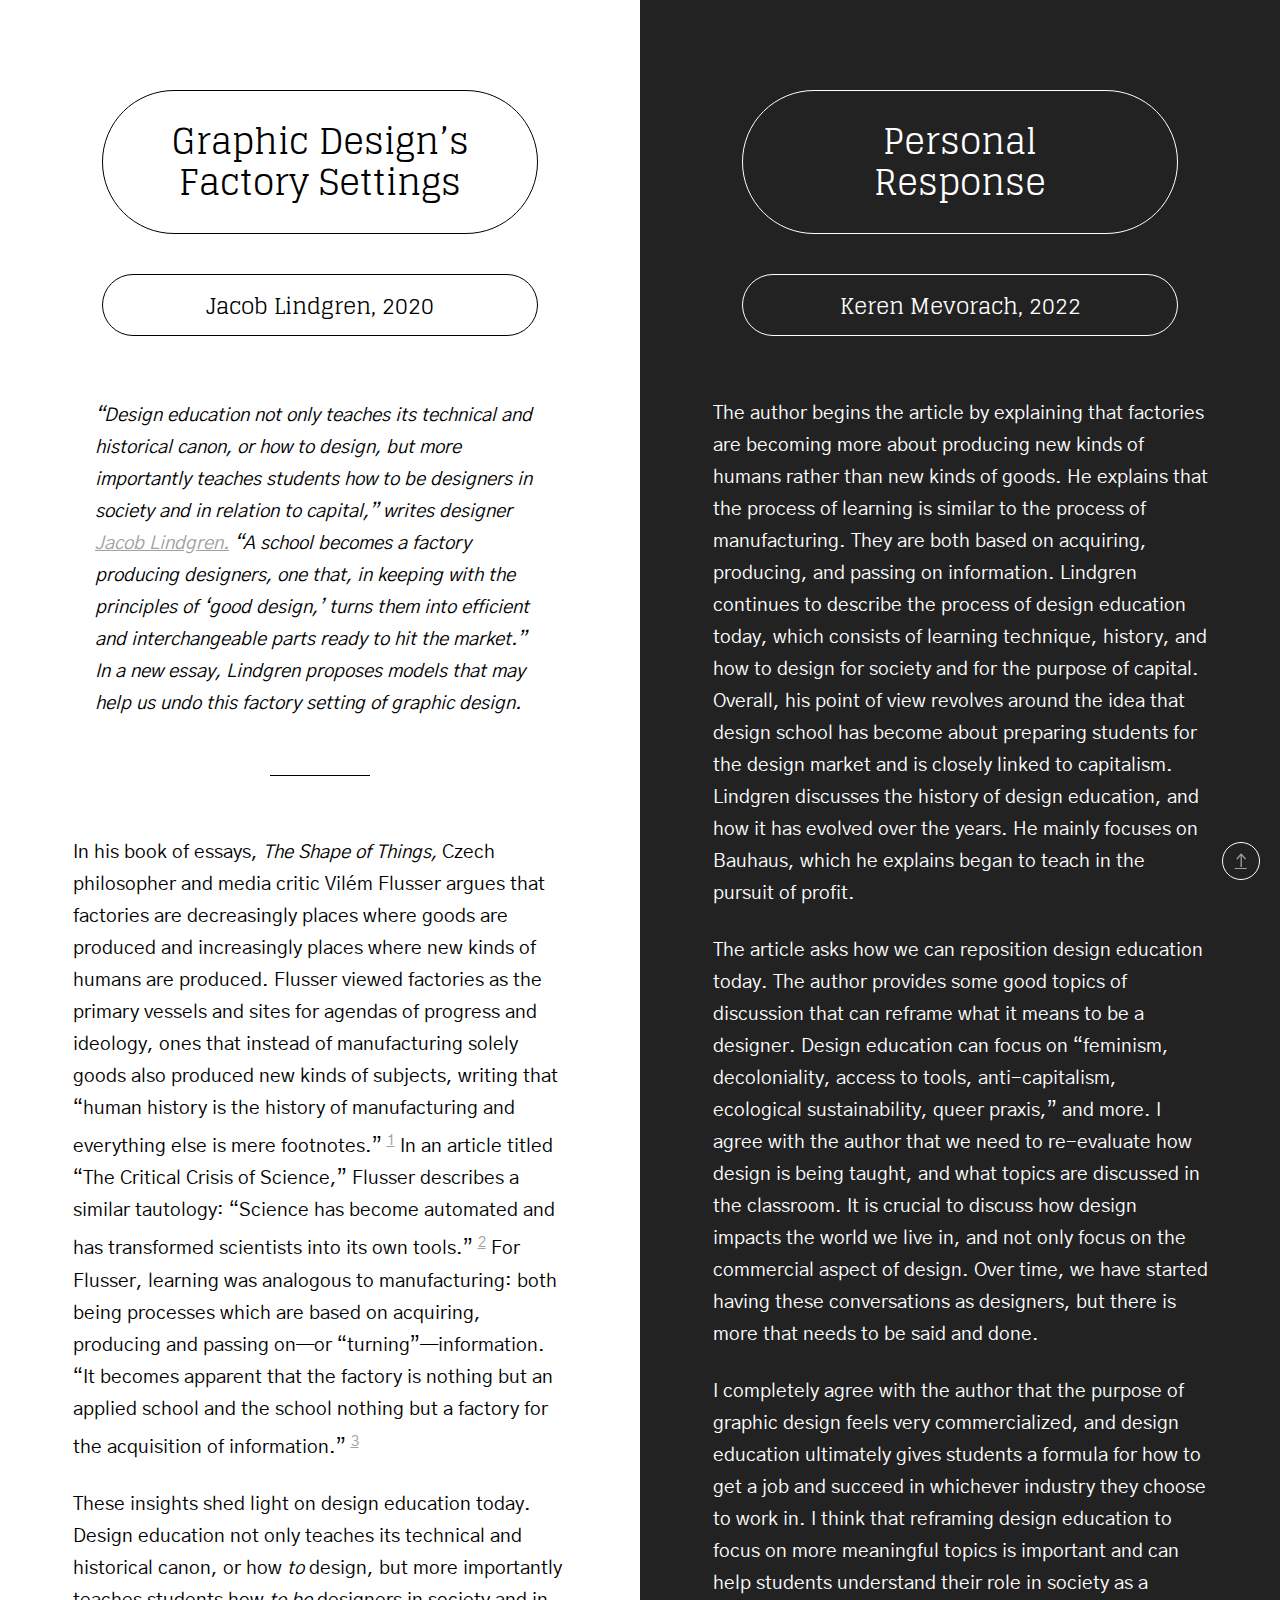
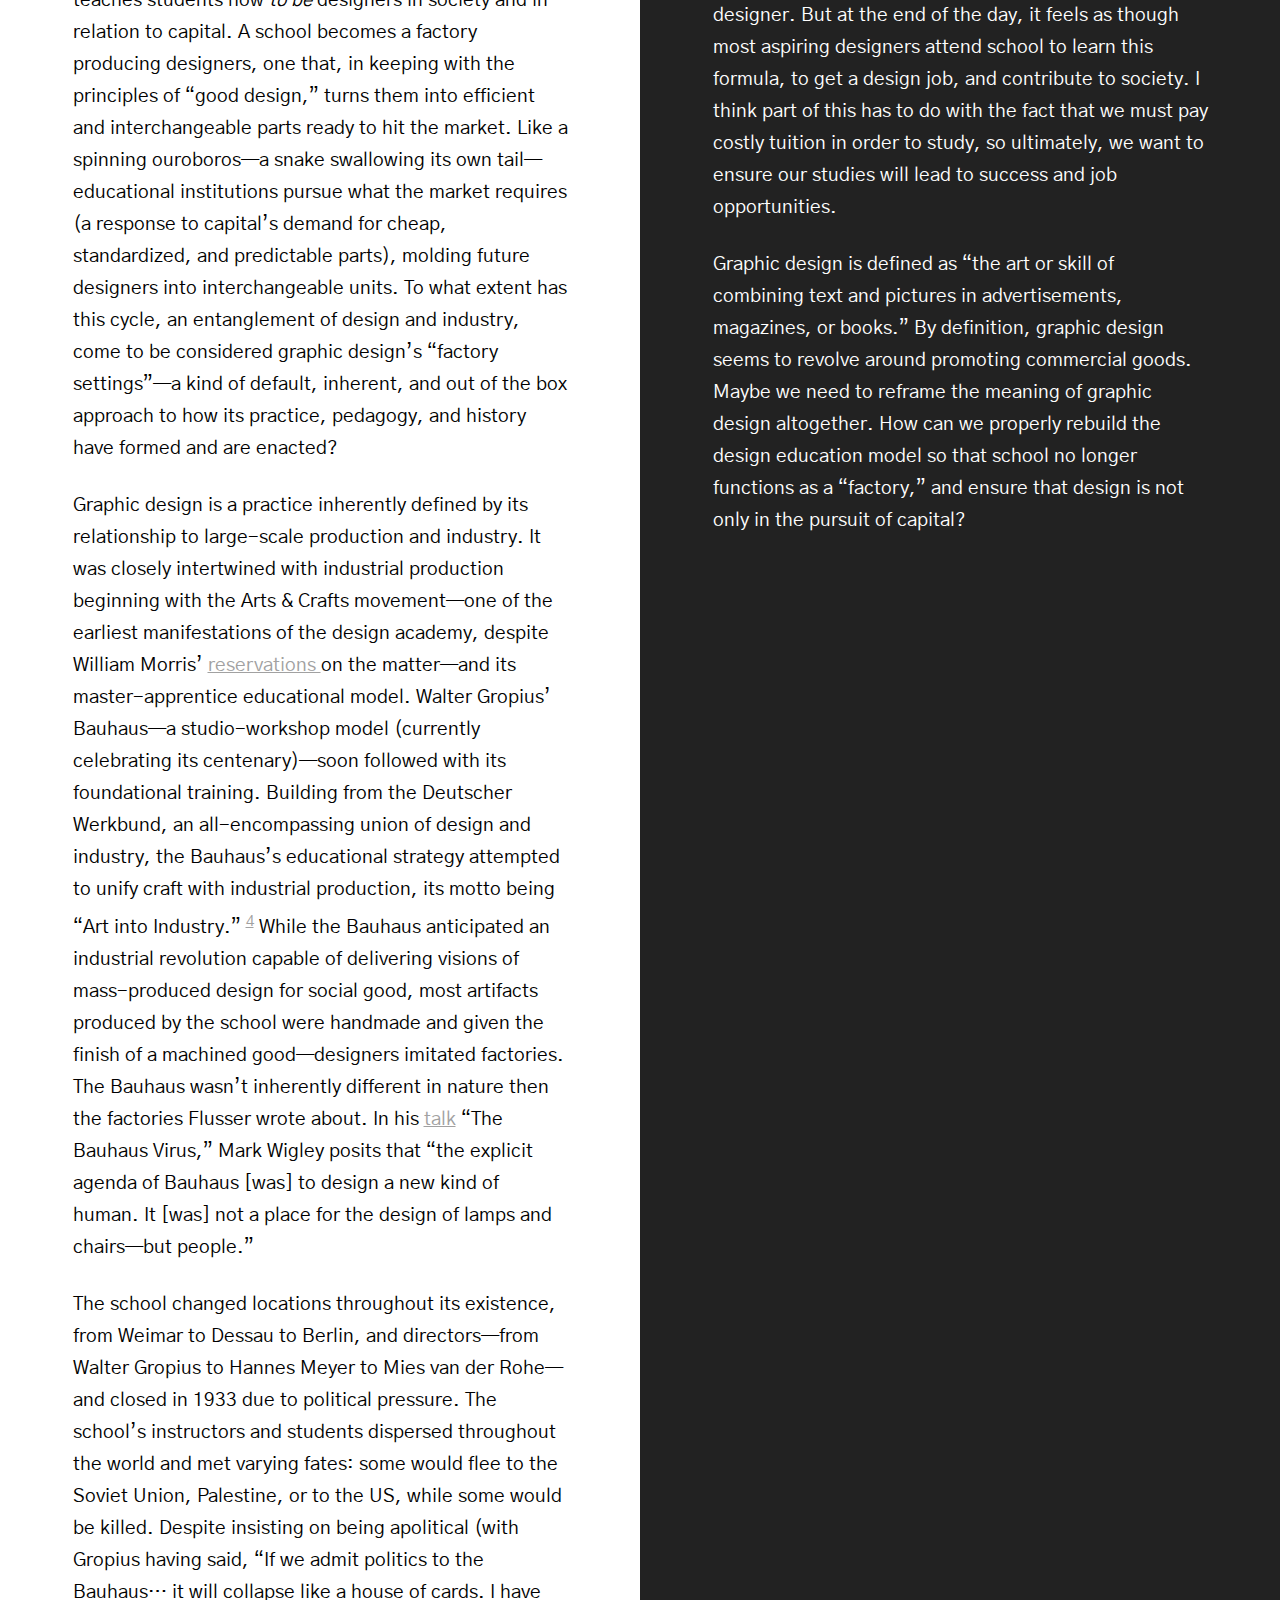
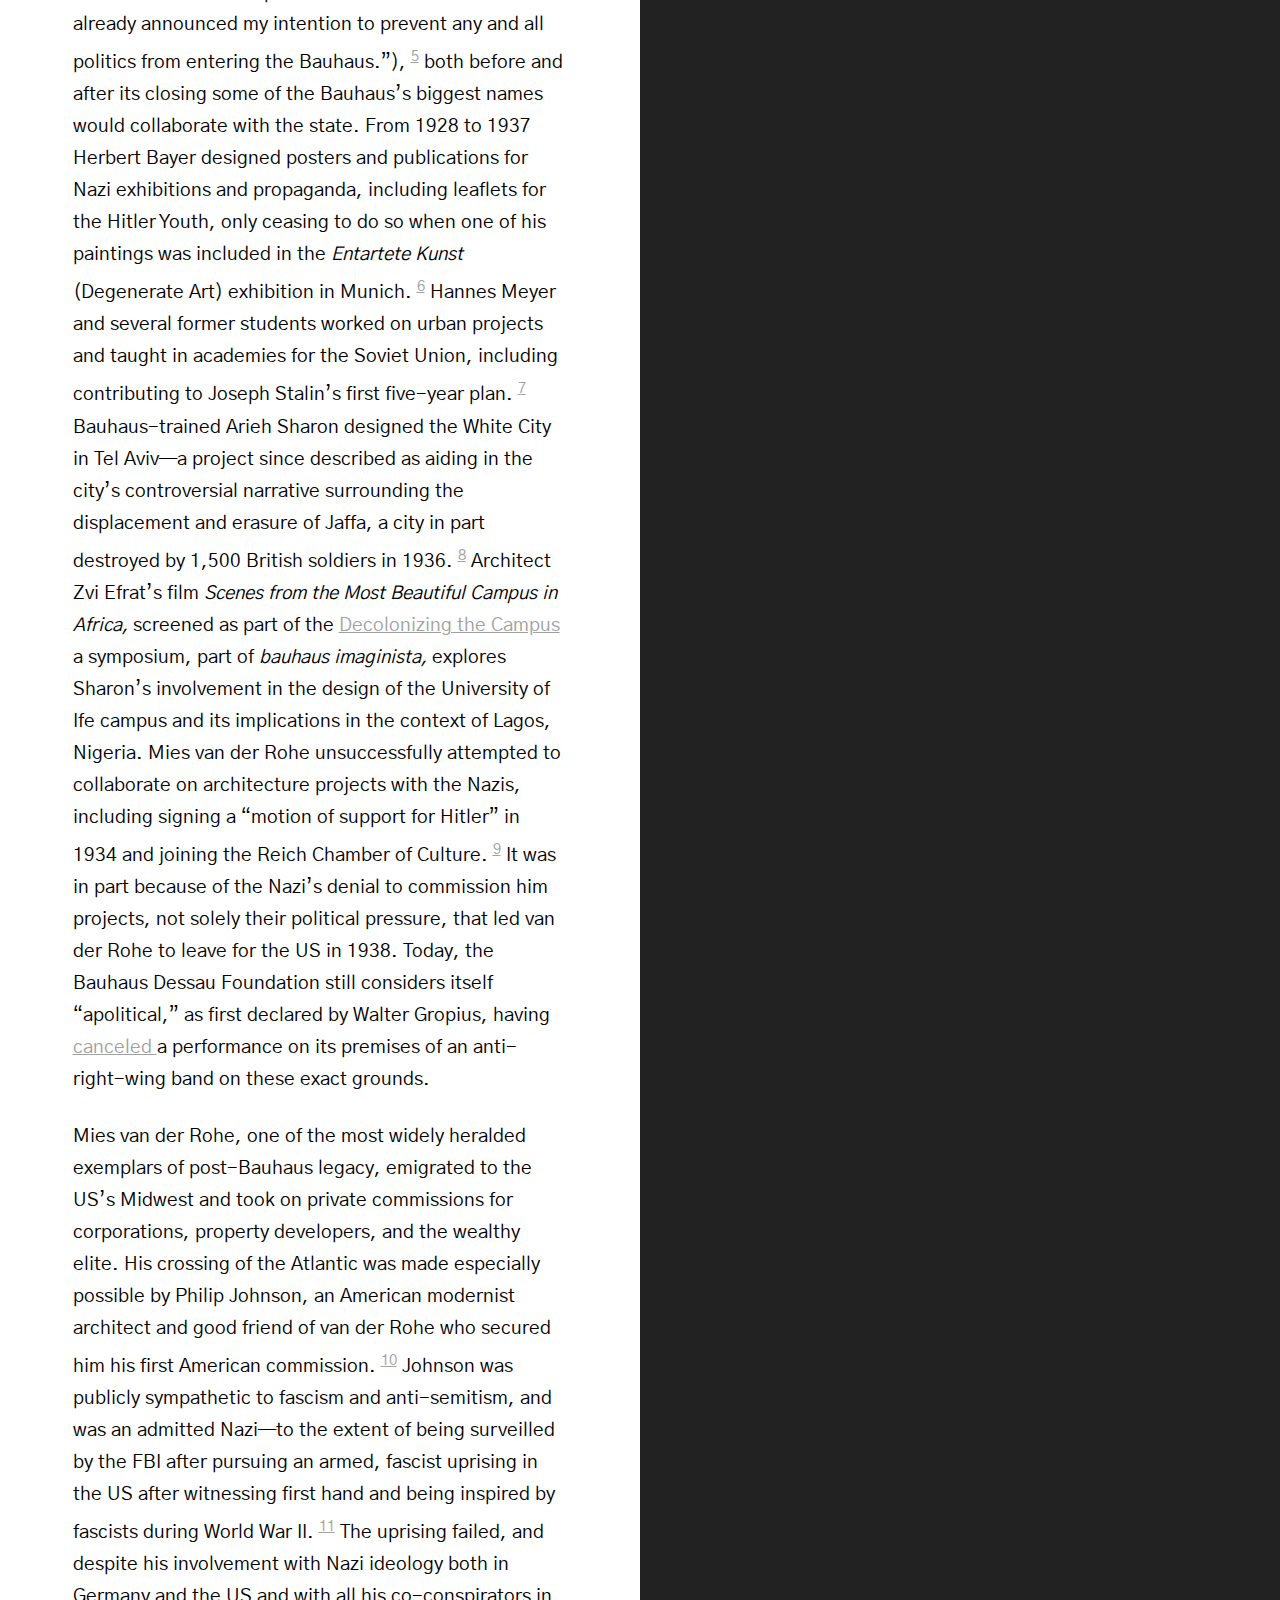
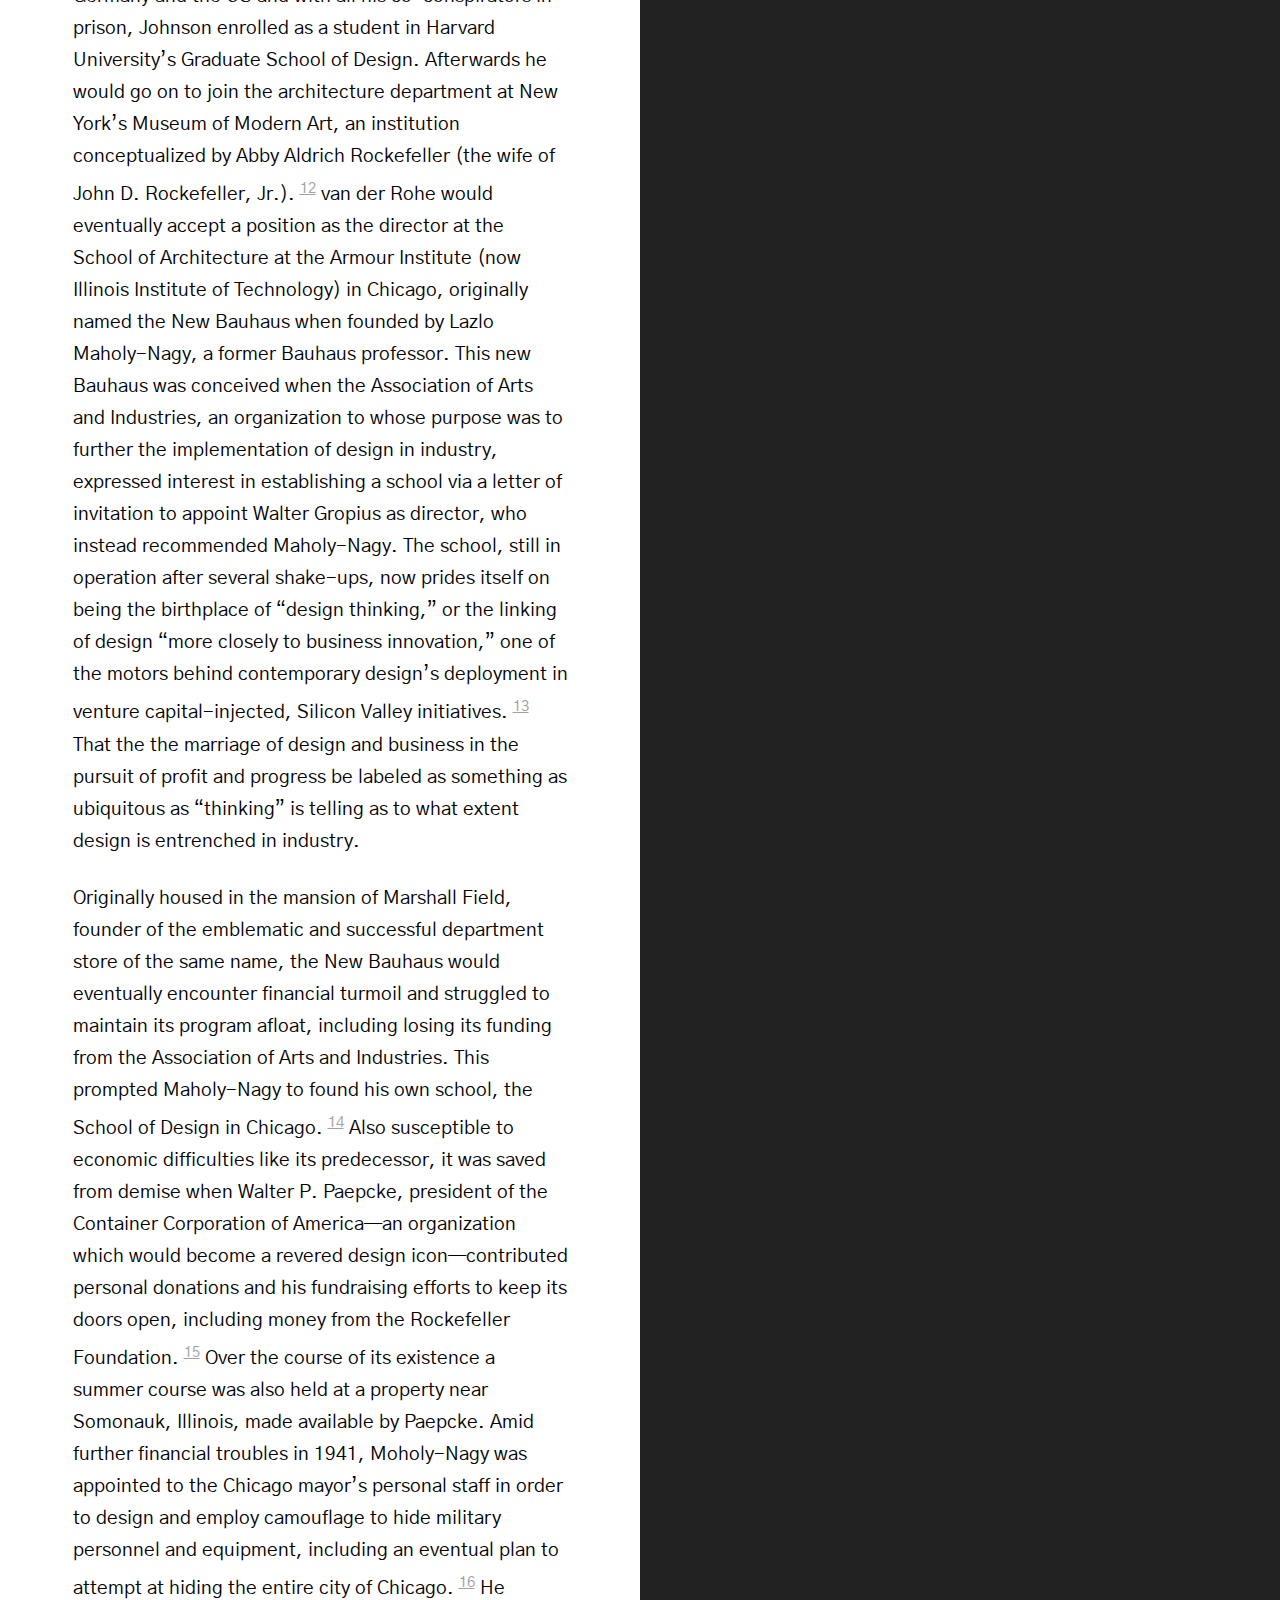
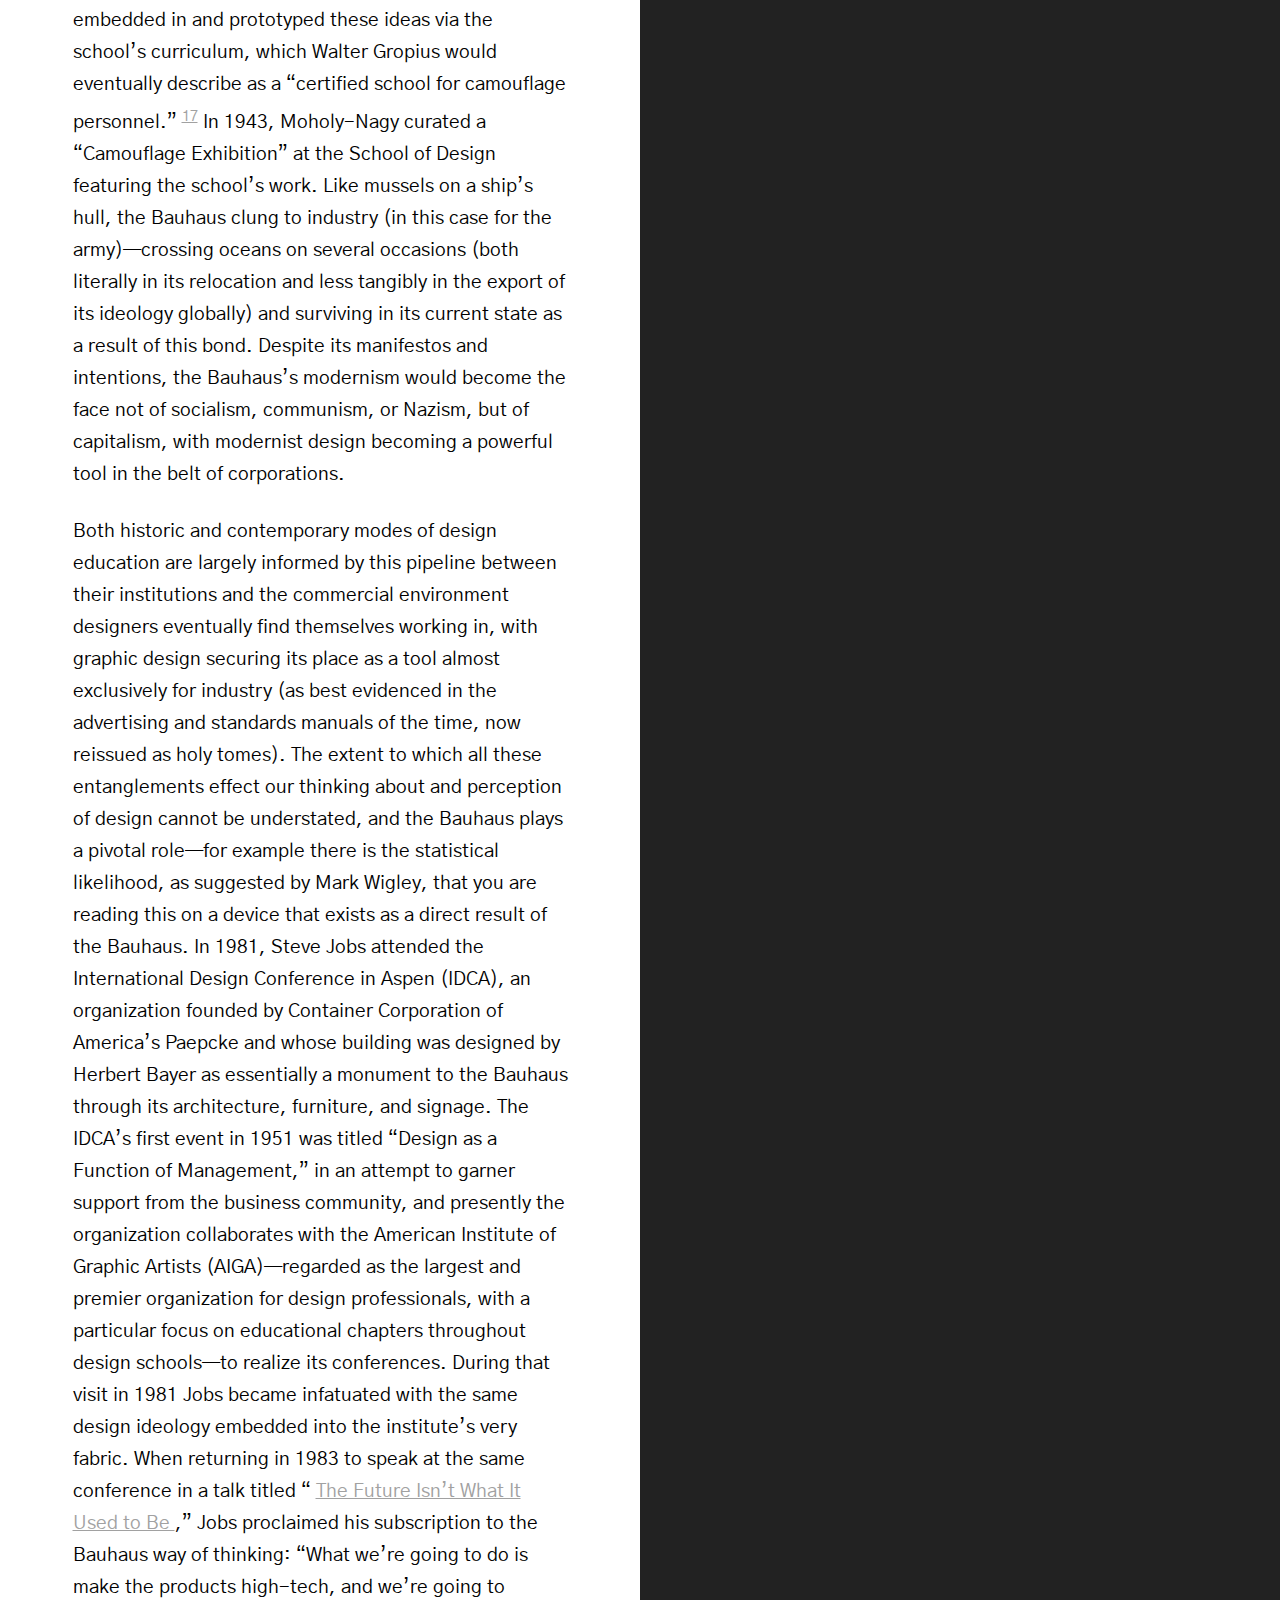
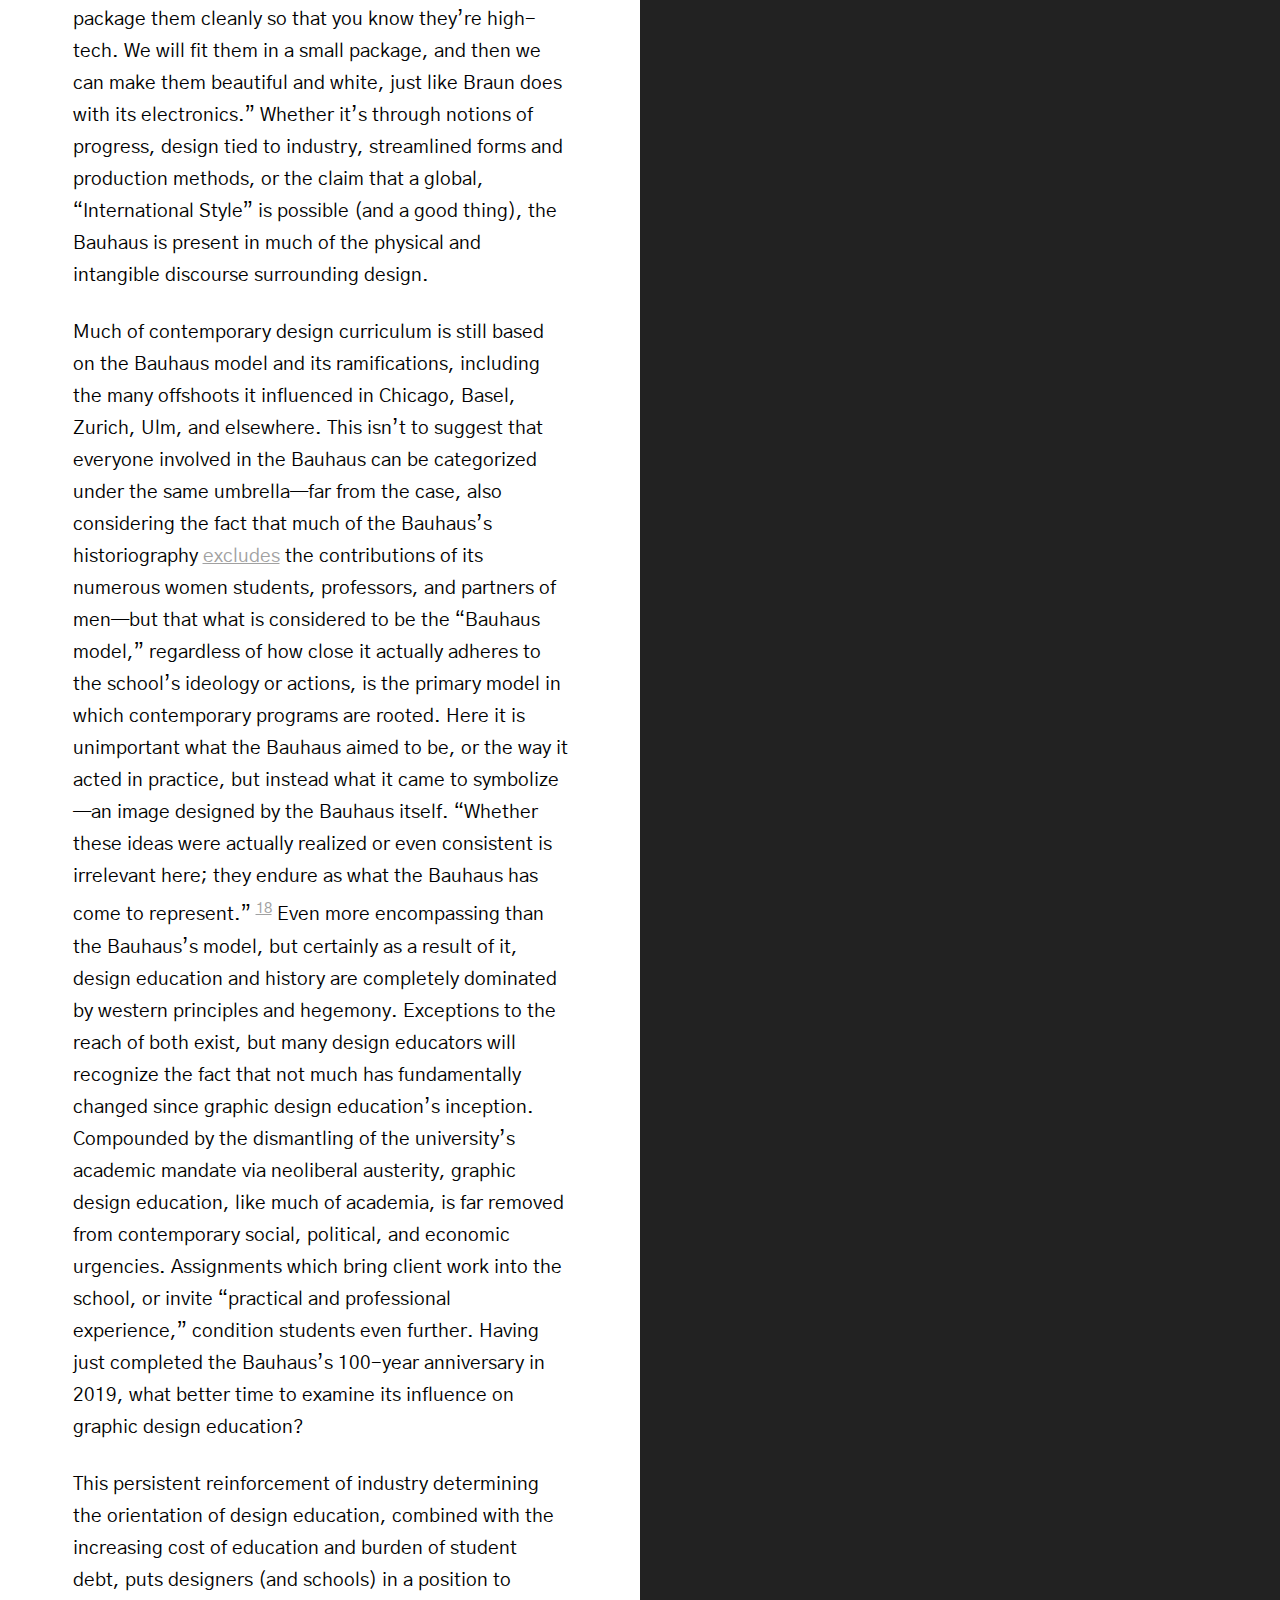
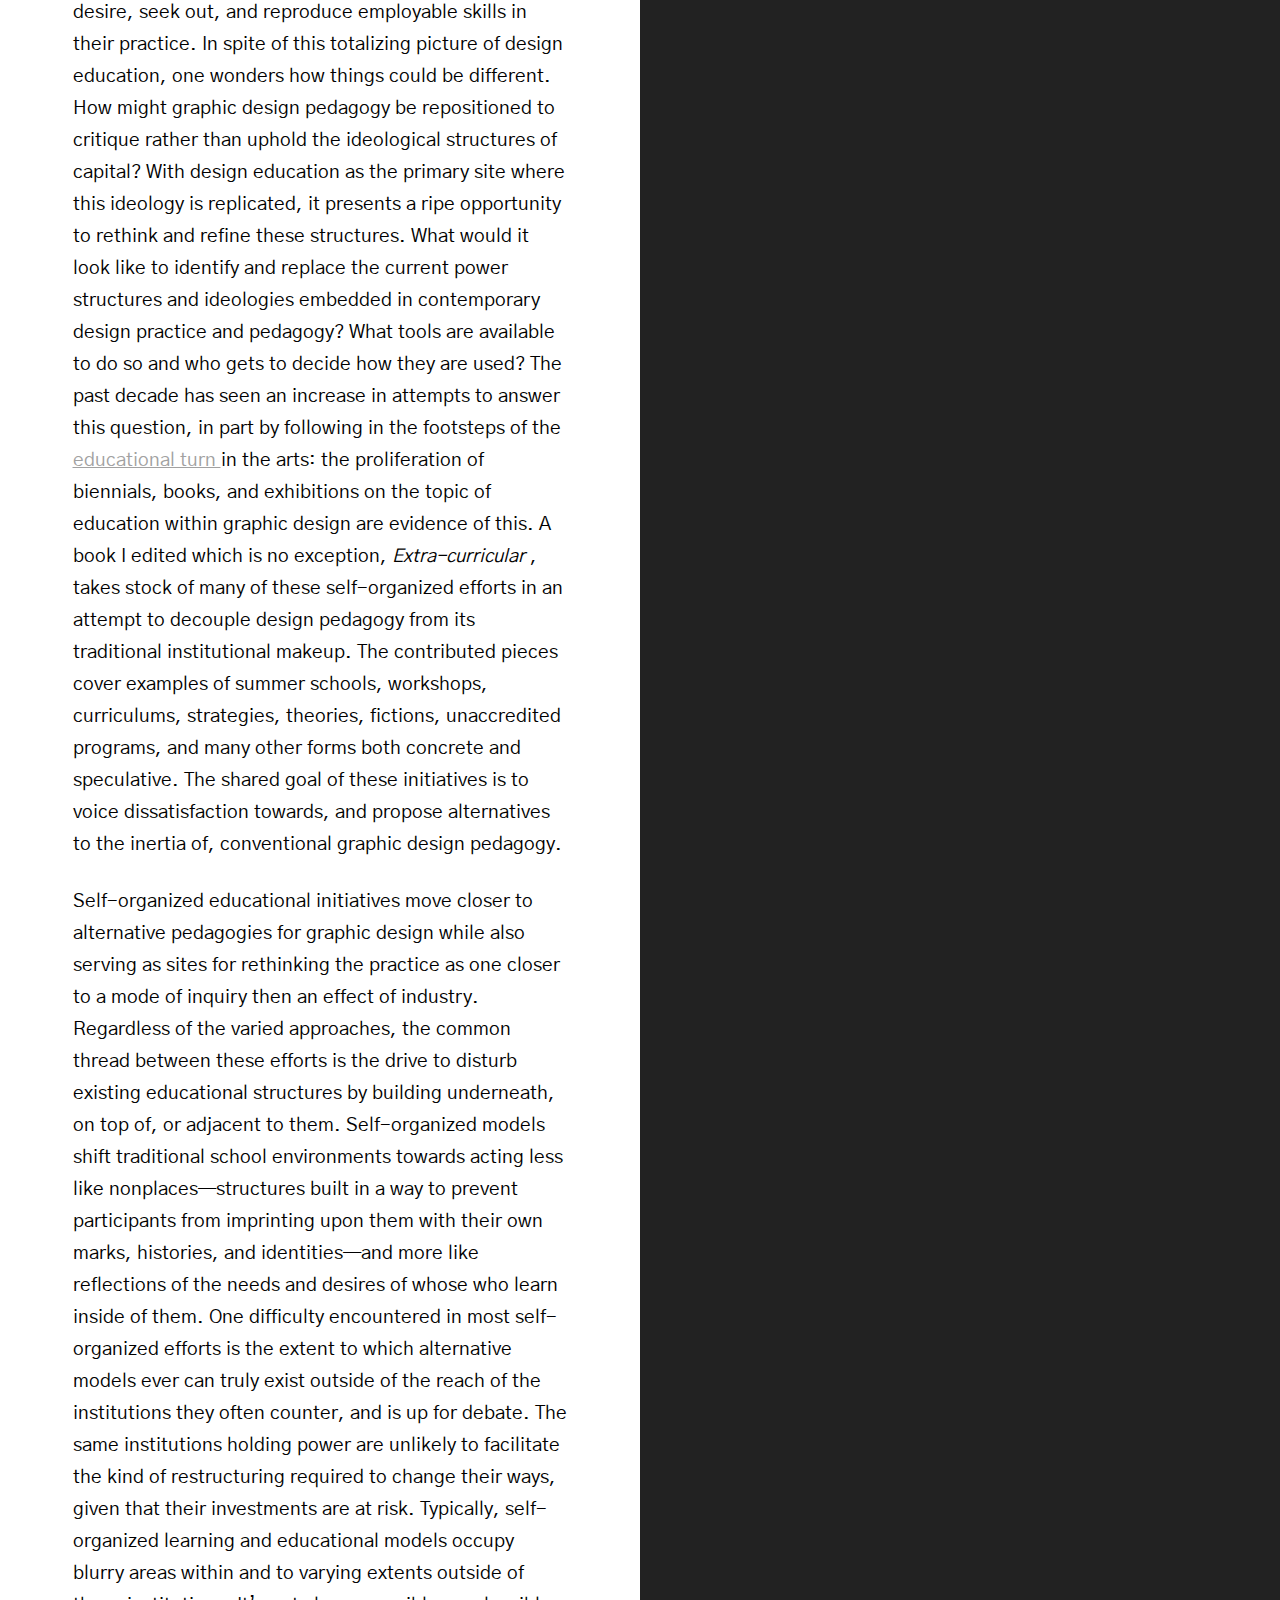
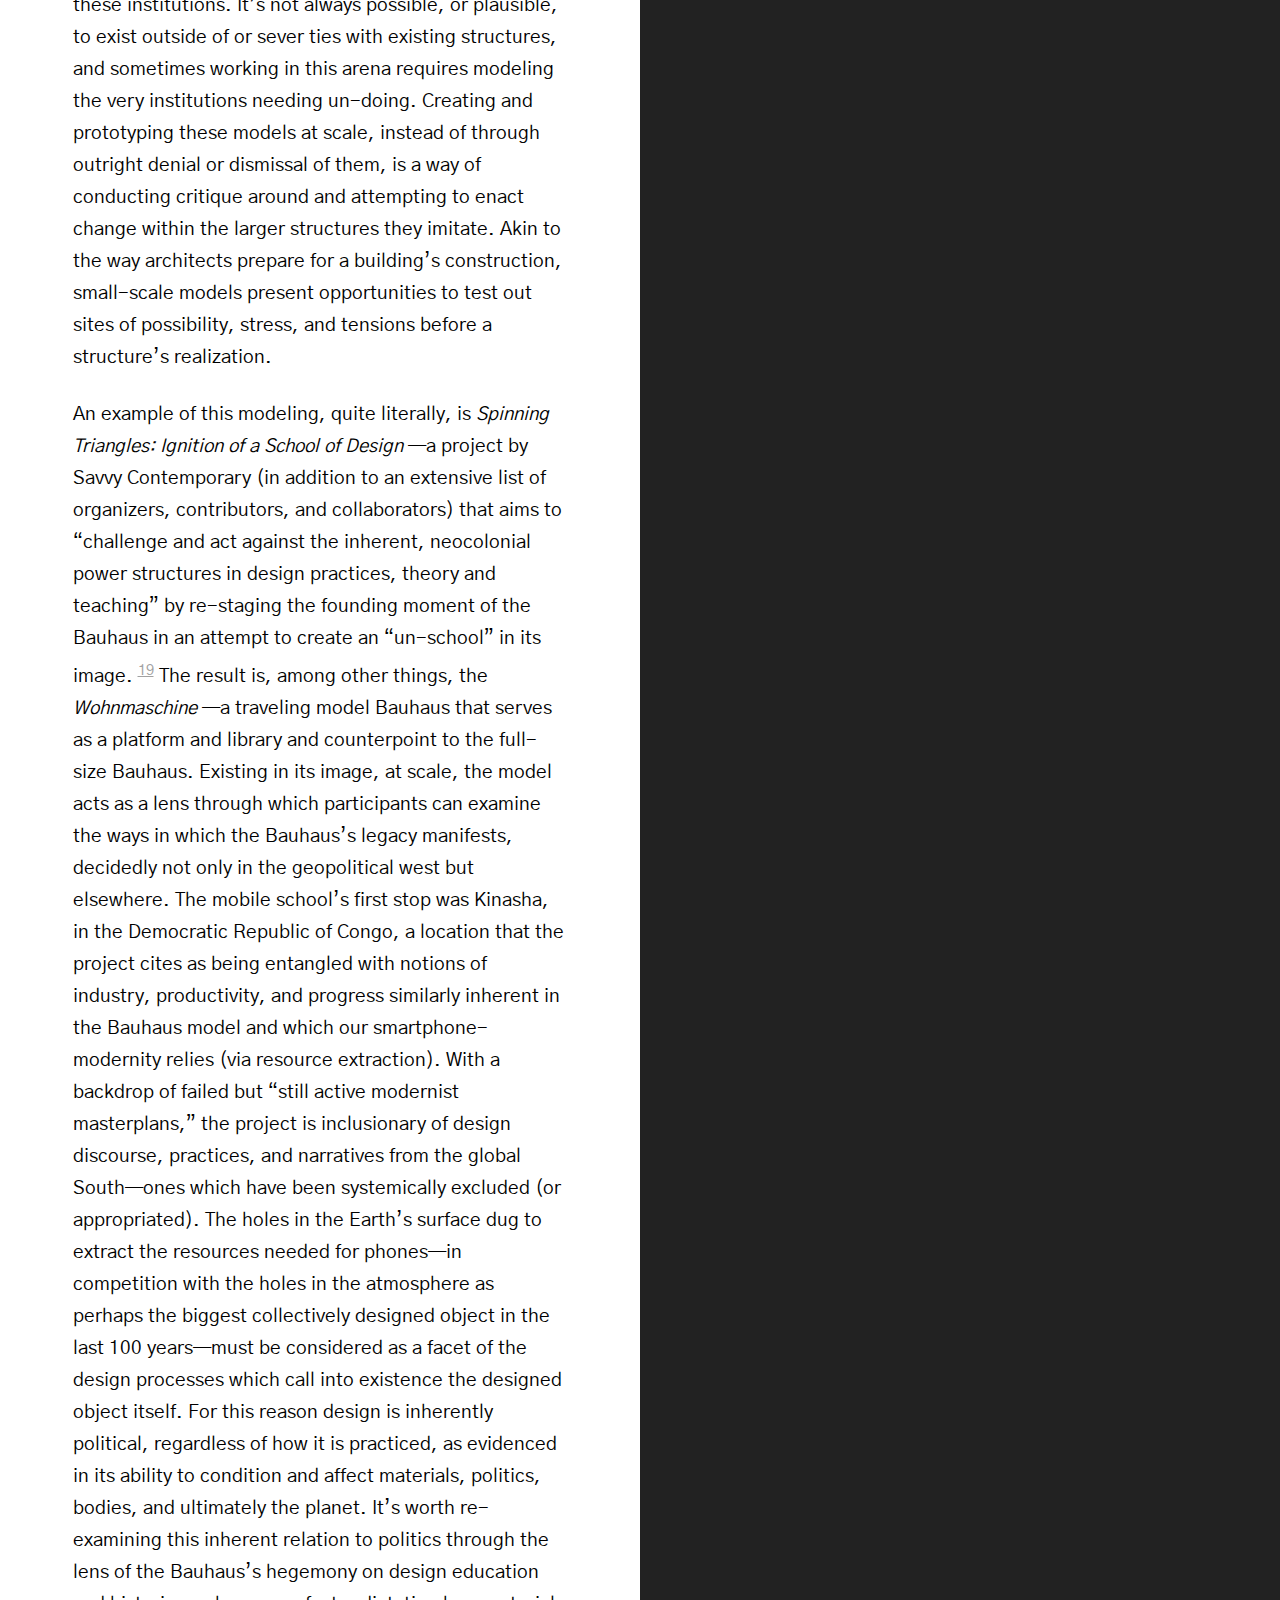
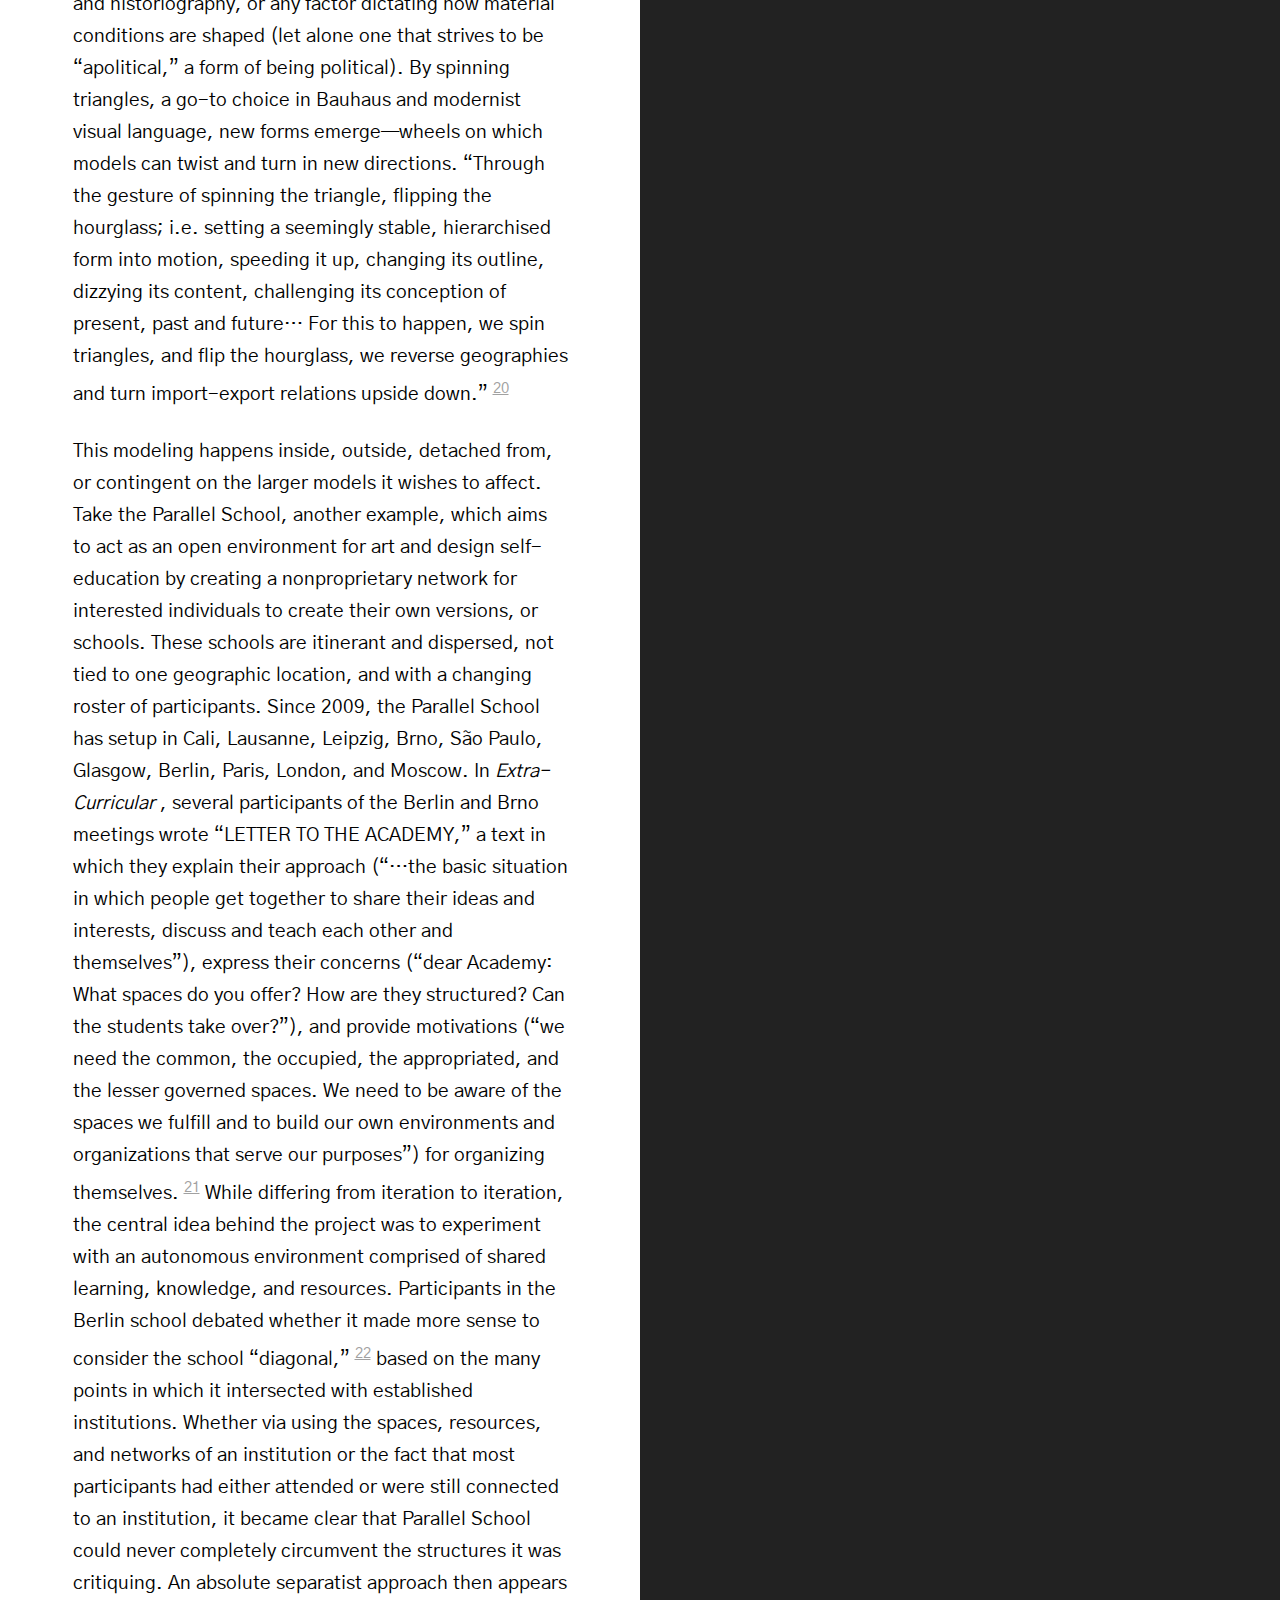
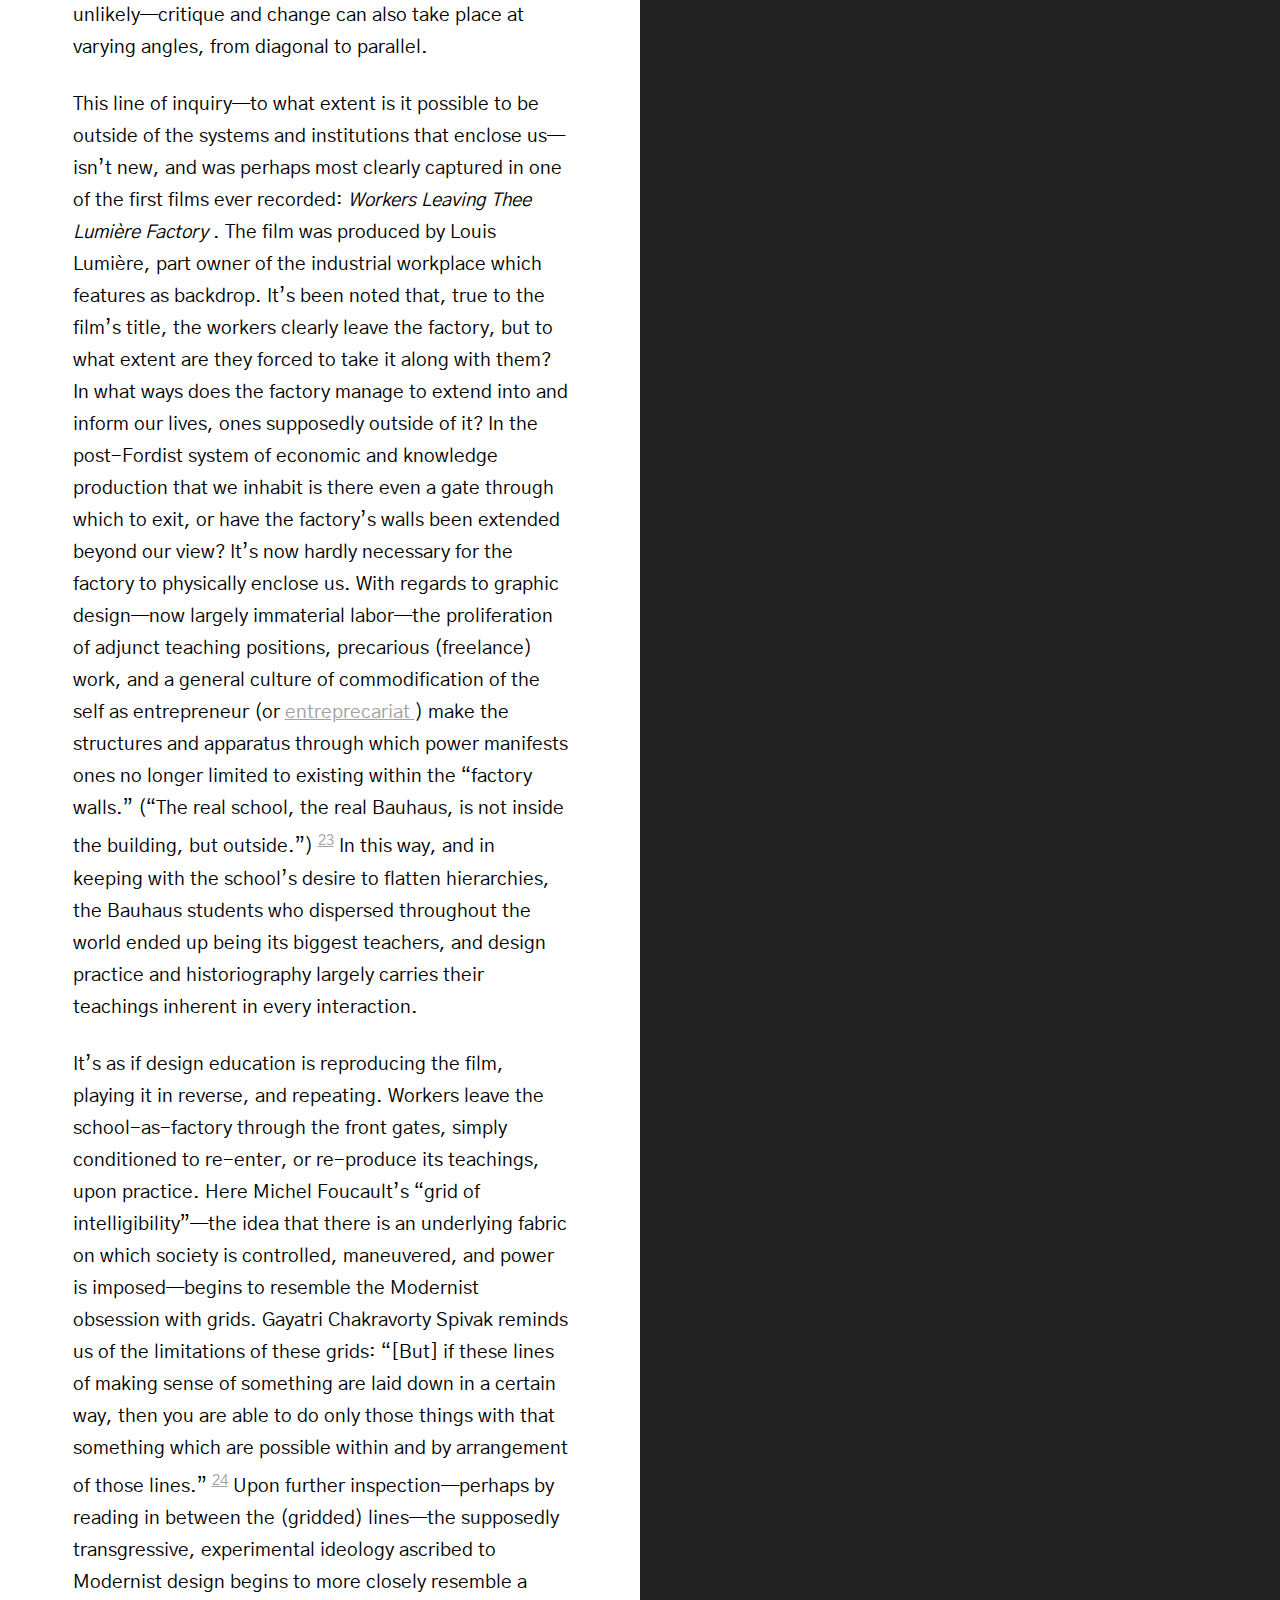
<file: index.html>
<!DOCTYPE html>
<html>
  <head>
    <title>Manusscript-Project</title>

    <link rel="stylesheet" href="reset.css" />
    <link rel="stylesheet" href="index.css" />
  </head>
  <body id="top">
    <div class="container article">
      <header>
        <div class="tag title">
          <h1>
            Graphic Design’s
            <br />
            Factory Settings
          </h1>
        </div>
        <div class="tag subtitle"><h2>Jacob Lindgren, 2020</h2></div>
        <blockquote>
          “Design education not only teaches its technical and historical canon,
          or how to design, but more importantly teaches students how to be
          designers in society and in relation to capital,” writes designer
          <a href="http://jacoblindgren.com/">Jacob Lindgren.</a>
          “A school becomes a factory producing designers, one that, in keeping
          with the principles of ‘good design,’ turns them into efficient and
          interchangeable parts ready to hit the market.” In a new essay,
          Lindgren proposes models that may help us undo this factory setting of
          graphic design.
        </blockquote>
      </header>
      <div class="line"></div>
      <main>
        <p class="articlefirstpar">
          In his book of essays,
          <em>The Shape of Things,</em>
          Czech philosopher and media critic Vilém Flusser argues that factories
          are decreasingly places where goods are produced and increasingly
          places where new kinds of humans are produced. Flusser viewed
          factories as the primary vessels and sites for agendas of progress and
          ideology, ones that instead of manufacturing solely goods also
          produced new kinds of subjects, writing that “human history is the
          history of manufacturing and everything else is mere footnotes.”

          <!-- as of now the superscripts don't actually link to anything - they are supposed 
              to link to the bottom of the page where the footnotes are but I was not sure how to do that -->

          <sup><a href="#footnote1" id="insidefootnote1">1</a></sup>
          In an article titled “The Critical Crisis of Science,” Flusser
          describes a similar tautology: “Science has become automated and has
          transformed scientists into its own tools.”
          <sup><a href="#footnote2" id="insidefootnote2">2</a></sup>
          For Flusser, learning was analogous to manufacturing: both being
          processes which are based on acquiring, producing and passing on—or
          “turning”—information. “It becomes apparent that the factory is
          nothing but an applied school and the school nothing but a factory for
          the acquisition of information.”
          <sup><a href="#footnote3" id="insidefootnote3">3</a></sup>
        </p>

        <p>
          These insights shed light on design education today. Design education
          not only teaches its technical and historical canon, or how
          <em>to</em>
          design, but more importantly teaches students how
          <em>to be</em>
          designers in society and in relation to capital. A school becomes a
          factory producing designers, one that, in keeping with the principles
          of “good design,” turns them into efficient and interchangeable parts
          ready to hit the market. Like a spinning ouroboros—a snake swallowing
          its own tail—educational institutions pursue what the market requires
          (a response to capital’s demand for cheap, standardized, and
          predictable parts), molding future designers into interchangeable
          units. To what extent has this cycle, an entanglement of design and
          industry, come to be considered graphic design’s “factory settings”—a
          kind of default, inherent, and out of the box approach to how its
          practice, pedagogy, and history have formed and are enacted?
        </p>

        <p>
          Graphic design is a practice inherently defined by its relationship to
          large-scale production and industry. It was closely intertwined with
          industrial production beginning with the Arts & Crafts movement—one of
          the earliest manifestations of the design academy, despite William
          Morris’
          <a
            href="https://infed.org/william-morris-thoughts-on-education-under-capitalism/"
          >
            reservations
          </a>

          on the matter—and its master-apprentice educational model. Walter
          Gropius’ Bauhaus—a studio-workshop model (currently celebrating its
          centenary)—soon followed with its foundational training. Building from
          the Deutscher Werkbund, an all-encompassing union of design and
          industry, the Bauhaus’s educational strategy attempted to unify craft
          with industrial production, its motto being “Art into Industry.”
          <sup><a href="#footnote4" id="insidefootnote4">4</a></sup>
          While the Bauhaus anticipated an industrial revolution capable of
          delivering visions of mass-produced design for social good, most
          artifacts produced by the school were handmade and given the finish of
          a machined good—designers imitated factories. The Bauhaus wasn’t
          inherently different in nature then the factories Flusser wrote about.
          In his
          <a href="https://soundcloud.com/hkw/mark_wigley_lecture">talk</a>
          “The Bauhaus Virus,” Mark Wigley posits that “the explicit agenda of
          Bauhaus [was] to design a new kind of human. It [was] not a place for
          the design of lamps and chairs—but people.”
        </p>

        <p>
          The school changed locations throughout its existence, from Weimar to
          Dessau to Berlin, and directors—from Walter Gropius to Hannes Meyer to
          Mies van der Rohe—and closed in 1933 due to political pressure. The
          school’s instructors and students dispersed throughout the world and
          met varying fates: some would flee to the Soviet Union, Palestine, or
          to the US, while some would be killed. Despite insisting on being
          apolitical (with Gropius having said, “If we admit politics to the
          Bauhaus… it will collapse like a house of cards. I have already
          announced my intention to prevent any and all politics from entering
          the Bauhaus.”),
          <sup><a href="#footnote5" id="insidefootnote5">5</a></sup>
          both before and after its closing some of the Bauhaus’s biggest names
          would collaborate with the state. From 1928 to 1937 Herbert Bayer
          designed posters and publications for Nazi exhibitions and propaganda,
          including leaflets for the Hitler Youth, only ceasing to do so when
          one of his paintings was included in the
          <em>Entartete Kunst</em>
          (Degenerate Art) exhibition in Munich.
          <sup><a href="#footnote6" id="insidefootnote6">6</a></sup>
          Hannes Meyer and several former students worked on urban projects and
          taught in academies for the Soviet Union, including contributing to
          Joseph Stalin’s first five-year plan.
          <sup><a href="#footnote7" id="insidefootnote7">7</a></sup>
          Bauhaus-trained Arieh Sharon designed the White City in Tel Aviv—a
          project since described as aiding in the city’s controversial
          narrative surrounding the displacement and erasure of Jaffa, a city in
          part destroyed by 1,500 British soldiers in 1936.
          <sup><a href="#footnote8" id="insidefootnote8">8</a></sup>
          Architect Zvi Efrat’s film
          <em>Scenes from the Most Beautiful Campus in Africa,</em>
          screened as part of the
          <a
            href="https://www.bauhaus-imaginista.org/events/679/bauhaus-imaginista-moving-away-lagos"
          >
            Decolonizing the Campus
          </a>
          a symposium, part of
          <em>bauhaus imaginista,</em>
          explores Sharon’s involvement in the design of the University of Ife
          campus and its implications in the context of Lagos, Nigeria. Mies van
          der Rohe unsuccessfully attempted to collaborate on architecture
          projects with the Nazis, including signing a “motion of support for
          Hitler” in 1934 and joining the Reich Chamber of Culture.
          <sup><a href="#footnote9" id="insidefootnote9">9</a></sup>
          It was in part because of the Nazi’s denial to commission him
          projects, not solely their political pressure, that led van der Rohe
          to leave for the US in 1938. Today, the Bauhaus Dessau Foundation
          still considers itself “apolitical,” as first declared by Walter
          Gropius, having
          <a
            href="https://www.e-flux.com/announcements/224013/open-letter-to-the-bauhaus-dessau-foundation/"
          >
            canceled
          </a>
          a performance on its premises of an anti-right-wing band on these
          exact grounds.
        </p>

        <p>
          Mies van der Rohe, one of the most widely heralded exemplars of
          post-Bauhaus legacy, emigrated to the US’s Midwest and took on private
          commissions for corporations, property developers, and the wealthy
          elite. His crossing of the Atlantic was made especially possible by
          Philip Johnson, an American modernist architect and good friend of van
          der Rohe who secured him his first American commission.
          <sup><a href="#footnote10" id="insidefootnote10">10</a></sup>
          Johnson was publicly sympathetic to fascism and anti-semitism, and was
          an admitted Nazi—to the extent of being surveilled by the FBI after
          pursuing an armed, fascist uprising in the US after witnessing first
          hand and being inspired by fascists during World War II.
          <sup><a href="#footnote11" id="insidefootnote11">11</a></sup>
          The uprising failed, and despite his involvement with Nazi ideology
          both in Germany and the US and with all his co-conspirators in prison,
          Johnson enrolled as a student in Harvard University’s Graduate School
          of Design. Afterwards he would go on to join the architecture
          department at New York’s Museum of Modern Art, an institution
          conceptualized by Abby Aldrich Rockefeller (the wife of John D.
          Rockefeller, Jr.).
          <sup><a href="#footnote12" id="insidefootnote12">12</a></sup>
          van der Rohe would eventually accept a position as the director at the
          School of Architecture at the Armour Institute (now Illinois Institute
          of Technology) in Chicago, originally named the New Bauhaus when
          founded by Lazlo Maholy-Nagy, a former Bauhaus professor. This new
          Bauhaus was conceived when the Association of Arts and Industries, an
          organization to whose purpose was to further the implementation of
          design in industry, expressed interest in establishing a school via a
          letter of invitation to appoint Walter Gropius as director, who
          instead recommended Maholy-Nagy. The school, still in operation after
          several shake-ups, now prides itself on being the birthplace of
          “design thinking,” or the linking of design “more closely to business
          innovation,” one of the motors behind contemporary design’s deployment
          in venture capital-injected, Silicon Valley initiatives.
          <sup><a href="#footnote13" id="insidefootnote13">13</a></sup>
          That the the marriage of design and business in the pursuit of profit
          and progress be labeled as something as ubiquitous as “thinking” is
          telling as to what extent design is entrenched in industry.
        </p>

        <p>
          Originally housed in the mansion of Marshall Field, founder of the
          emblematic and successful department store of the same name, the New
          Bauhaus would eventually encounter financial turmoil and struggled to
          maintain its program afloat, including losing its funding from the
          Association of Arts and Industries. This prompted Maholy-Nagy to found
          his own school, the School of Design in Chicago.
          <sup><a href="#footnote14" id="insidefootnote14">14</a></sup>
          Also susceptible to economic difficulties like its predecessor, it was
          saved from demise when Walter P. Paepcke, president of the Container
          Corporation of America—an organization which would become a revered
          design icon—contributed personal donations and his fundraising efforts
          to keep its doors open, including money from the Rockefeller
          Foundation.
          <sup><a href="#footnote15" id="insidefootnote15">15</a></sup>
          Over the course of its existence a summer course was also held at a
          property near Somonauk, Illinois, made available by Paepcke. Amid
          further financial troubles in 1941, Moholy-Nagy was appointed to the
          Chicago mayor’s personal staff in order to design and employ
          camouflage to hide military personnel and equipment, including an
          eventual plan to attempt at hiding the entire city of Chicago.
          <sup><a href="#footnote16" id="insidefootnote16">16</a></sup>
          He embedded in and prototyped these ideas via the school’s curriculum,
          which Walter Gropius would eventually describe as a “certified school
          for camouflage personnel.”
          <sup><a href="#footnote17" id="insidefootnote17">17</a></sup>
          In 1943, Moholy-Nagy curated a “Camouflage Exhibition” at the School
          of Design featuring the school’s work. Like mussels on a ship’s hull,
          the Bauhaus clung to industry (in this case for the army)—crossing
          oceans on several occasions (both literally in its relocation and less
          tangibly in the export of its ideology globally) and surviving in its
          current state as a result of this bond. Despite its manifestos and
          intentions, the Bauhaus’s modernism would become the face not of
          socialism, communism, or Nazism, but of capitalism, with modernist
          design becoming a powerful tool in the belt of corporations.
        </p>

        <p>
          Both historic and contemporary modes of design education are largely
          informed by this pipeline between their institutions and the
          commercial environment designers eventually find themselves working
          in, with graphic design securing its place as a tool almost
          exclusively for industry (as best evidenced in the advertising and
          standards manuals of the time, now reissued as holy tomes). The extent
          to which all these entanglements effect our thinking about and
          perception of design cannot be understated, and the Bauhaus plays a
          pivotal role—for example there is the statistical likelihood, as
          suggested by Mark Wigley, that you are reading this on a device that
          exists as a direct result of the Bauhaus. In 1981, Steve Jobs attended
          the International Design Conference in Aspen (IDCA), an organization
          founded by Container Corporation of America’s Paepcke and whose
          building was designed by Herbert Bayer as essentially a monument to
          the Bauhaus through its architecture, furniture, and signage. The
          IDCA’s first event in 1951 was titled “Design as a Function of
          Management,” in an attempt to garner support from the business
          community, and presently the organization collaborates with the
          American Institute of Graphic Artists (AIGA)—regarded as the largest
          and premier organization for design professionals, with a particular
          focus on educational chapters throughout design schools—to realize its
          conferences. During that visit in 1981 Jobs became infatuated with the
          same design ideology embedded into the institute’s very fabric. When
          returning in 1983 to speak at the same conference in a talk titled “
          <a
            href="https://soundcloud.com/mbtech_1434547055436/talk-by-steven-jobs-idca-1983"
          >
            The Future Isn’t What It Used to Be
          </a>
          ,” Jobs proclaimed his subscription to the Bauhaus way of thinking:
          “What we’re going to do is make the products high-tech, and we’re
          going to package them cleanly so that you know they’re high-tech. We
          will fit them in a small package, and then we can make them beautiful
          and white, just like Braun does with its electronics.” Whether it’s
          through notions of progress, design tied to industry, streamlined
          forms and production methods, or the claim that a global,
          “International Style” is possible (and a good thing), the Bauhaus is
          present in much of the physical and intangible discourse surrounding
          design.
        </p>

        <p>
          Much of contemporary design curriculum is still based on the Bauhaus
          model and its ramifications, including the many offshoots it
          influenced in Chicago, Basel, Zurich, Ulm, and elsewhere. This isn’t
          to suggest that everyone involved in the Bauhaus can be categorized
          under the same umbrella—far from the case, also considering the fact
          that much of the Bauhaus’s historiography
          <a href="https://www.frieze.com/article/women-bauhaus">excludes</a>
          the contributions of its numerous women students, professors, and
          partners of men—but that what is considered to be the “Bauhaus model,”
          regardless of how close it actually adheres to the school’s ideology
          or actions, is the primary model in which contemporary programs are
          rooted. Here it is unimportant what the Bauhaus aimed to be, or the
          way it acted in practice, but instead what it came to symbolize—an
          image designed by the Bauhaus itself. “Whether these ideas were
          actually realized or even consistent is irrelevant here; they endure
          as what the Bauhaus has come to represent.”
          <sup><a href="#footnote18" id="insidefootnote18">18</a></sup>
          Even more encompassing than the Bauhaus’s model, but certainly as a
          result of it, design education and history are completely dominated by
          western principles and hegemony. Exceptions to the reach of both
          exist, but many design educators will recognize the fact that not much
          has fundamentally changed since graphic design education’s inception.
          Compounded by the dismantling of the university’s academic mandate via
          neoliberal austerity, graphic design education, like much of academia,
          is far removed from contemporary social, political, and economic
          urgencies. Assignments which bring client work into the school, or
          invite “practical and professional experience,” condition students
          even further. Having just completed the Bauhaus’s 100-year anniversary
          in 2019, what better time to examine its influence on graphic design
          education?
        </p>

        <p>
          This persistent reinforcement of industry determining the orientation
          of design education, combined with the increasing cost of education
          and burden of student debt, puts designers (and schools) in a position
          to desire, seek out, and reproduce employable skills in their
          practice. In spite of this totalizing picture of design education, one
          wonders how things could be different. How might graphic design
          pedagogy be repositioned to critique rather than uphold the
          ideological structures of capital? With design education as the
          primary site where this ideology is replicated, it presents a ripe
          opportunity to rethink and refine these structures. What would it look
          like to identify and replace the current power structures and
          ideologies embedded in contemporary design practice and pedagogy? What
          tools are available to do so and who gets to decide how they are used?
          The past decade has seen an increase in attempts to answer this
          question, in part by following in the footsteps of the
          <a href="https://www.e-flux.com/journal/00/68470/turning/">
            educational turn
          </a>
          in the arts: the proliferation of biennials, books, and exhibitions on
          the topic of education within graphic design are evidence of this. A
          book I edited which is no exception,
          <em>Extra-curricular</em>
          , takes stock of many of these self-organized efforts in an attempt to
          decouple design pedagogy from its traditional institutional makeup.
          The contributed pieces cover examples of summer schools, workshops,
          curriculums, strategies, theories, fictions, unaccredited programs,
          and many other forms both concrete and speculative. The shared goal of
          these initiatives is to voice dissatisfaction towards, and propose
          alternatives to the inertia of, conventional graphic design pedagogy.
        </p>

        <p>
          Self-organized educational initiatives move closer to alternative
          pedagogies for graphic design while also serving as sites for
          rethinking the practice as one closer to a mode of inquiry then an
          effect of industry. Regardless of the varied approaches, the common
          thread between these efforts is the drive to disturb existing
          educational structures by building underneath, on top of, or adjacent
          to them. Self-organized models shift traditional school environments
          towards acting less like nonplaces—structures built in a way to
          prevent participants from imprinting upon them with their own marks,
          histories, and identities—and more like reflections of the needs and
          desires of whose who learn inside of them. One difficulty encountered
          in most self-organized efforts is the extent to which alternative
          models ever can truly exist outside of the reach of the institutions
          they often counter, and is up for debate. The same institutions
          holding power are unlikely to facilitate the kind of restructuring
          required to change their ways, given that their investments are at
          risk. Typically, self-organized learning and educational models occupy
          blurry areas within and to varying extents outside of these
          institutions. It’s not always possible, or plausible, to exist outside
          of or sever ties with existing structures, and sometimes working in
          this arena requires modeling the very institutions needing un-doing.
          Creating and prototyping these models at scale, instead of through
          outright denial or dismissal of them, is a way of conducting critique
          around and attempting to enact change within the larger structures
          they imitate. Akin to the way architects prepare for a building’s
          construction, small-scale models present opportunities to test out
          sites of possibility, stress, and tensions before a structure’s
          realization.
        </p>

        <p>
          An example of this modeling, quite literally, is
          <em>Spinning Triangles: Ignition of a School of Design</em>
          —a project by Savvy Contemporary (in addition to an extensive list of
          organizers, contributors, and collaborators) that aims to “challenge
          and act against the inherent, neocolonial power structures in design
          practices, theory and teaching” by re-staging the founding moment of
          the Bauhaus in an attempt to create an “un-school” in its image.
          <sup><a href="#footnote19" id="insidefootnote19">19</a></sup>
          The result is, among other things, the
          <em>Wohnmaschine</em>
          —a traveling model Bauhaus that serves as a platform and library and
          counterpoint to the full-size Bauhaus. Existing in its image, at
          scale, the model acts as a lens through which participants can examine
          the ways in which the Bauhaus’s legacy manifests, decidedly not only
          in the geopolitical west but elsewhere. The mobile school’s first stop
          was Kinasha, in the Democratic Republic of Congo, a location that the
          project cites as being entangled with notions of industry,
          productivity, and progress similarly inherent in the Bauhaus model and
          which our smartphone-modernity relies (via resource extraction). With
          a backdrop of failed but “still active modernist masterplans,” the
          project is inclusionary of design discourse, practices, and narratives
          from the global South—ones which have been systemically excluded (or
          appropriated). The holes in the Earth’s surface dug to extract the
          resources needed for phones—in competition with the holes in the
          atmosphere as perhaps the biggest collectively designed object in the
          last 100 years—must be considered as a facet of the design processes
          which call into existence the designed object itself. For this reason
          design is inherently political, regardless of how it is practiced, as
          evidenced in its ability to condition and affect materials, politics,
          bodies, and ultimately the planet. It’s worth re-examining this
          inherent relation to politics through the lens of the Bauhaus’s
          hegemony on design education and historiography, or any factor
          dictating how material conditions are shaped (let alone one that
          strives to be “apolitical,” a form of being political). By spinning
          triangles, a go-to choice in Bauhaus and modernist visual language,
          new forms emerge—wheels on which models can twist and turn in new
          directions. “Through the gesture of spinning the triangle, flipping
          the hourglass; i.e. setting a seemingly stable, hierarchised form into
          motion, speeding it up, changing its outline, dizzying its content,
          challenging its conception of present, past and future… For this to
          happen, we spin triangles, and flip the hourglass, we reverse
          geographies and turn import-export relations upside down.”
          <sup><a href="#footnote20" id="insidefootnote20">20</a></sup>
        </p>

        <p>
          This modeling happens inside, outside, detached from, or contingent on
          the larger models it wishes to affect. Take the Parallel School,
          another example, which aims to act as an open environment for art and
          design self-education by creating a nonproprietary network for
          interested individuals to create their own versions, or schools. These
          schools are itinerant and dispersed, not tied to one geographic
          location, and with a changing roster of participants. Since 2009, the
          Parallel School has setup in Cali, Lausanne, Leipzig, Brno, São Paulo,
          Glasgow, Berlin, Paris, London, and Moscow. In
          <em>Extra-Curricular</em>
          , several participants of the Berlin and Brno meetings wrote “LETTER
          TO THE ACADEMY,” a text in which they explain their approach (“…the
          basic situation in which people get together to share their ideas and
          interests, discuss and teach each other and themselves”), express
          their concerns (“dear Academy: What spaces do you offer? How are they
          structured? Can the students take over?”), and provide motivations
          (“we need the common, the occupied, the appropriated, and the lesser
          governed spaces. We need to be aware of the spaces we fulfill and to
          build our own environments and organizations that serve our purposes”)
          for organizing themselves.
          <sup><a href="#footnote21" id="insidefootnote21">21</a></sup>
          While differing from iteration to iteration, the central idea behind
          the project was to experiment with an autonomous environment comprised
          of shared learning, knowledge, and resources. Participants in the
          Berlin school debated whether it made more sense to consider the
          school “diagonal,”
          <sup><a href="#footnote22" id="insidefootnote22">22</a></sup>
          based on the many points in which it intersected with established
          institutions. Whether via using the spaces, resources, and networks of
          an institution or the fact that most participants had either attended
          or were still connected to an institution, it became clear that
          Parallel School could never completely circumvent the structures it
          was critiquing. An absolute separatist approach then appears
          unlikely—critique and change can also take place at varying angles,
          from diagonal to parallel.
        </p>

        <p>
          This line of inquiry—to what extent is it possible to be outside of
          the systems and institutions that enclose us—isn’t new, and was
          perhaps most clearly captured in one of the first films ever recorded:
          <em>Workers Leaving Thee Lumière Factory</em>
          . The film was produced by Louis Lumière, part owner of the industrial
          workplace which features as backdrop. It’s been noted that, true to
          the film’s title, the workers clearly leave the factory, but to what
          extent are they forced to take it along with them? In what ways does
          the factory manage to extend into and inform our lives, ones
          supposedly outside of it? In the post-Fordist system of economic and
          knowledge production that we inhabit is there even a gate through
          which to exit, or have the factory’s walls been extended beyond our
          view? It’s now hardly necessary for the factory to physically enclose
          us. With regards to graphic design—now largely immaterial labor—the
          proliferation of adjunct teaching positions, precarious (freelance)
          work, and a general culture of commodification of the self as
          entrepreneur (or
          <a href="https://networkcultures.org/entreprecariat/">
            entreprecariat
          </a>
          ) make the structures and apparatus through which power manifests ones
          no longer limited to existing within the “factory walls.” (“The real
          school, the real Bauhaus, is not inside the building, but outside.”)
          <sup><a href="#footnote23" id="insidefootnote23">23</a></sup>
          In this way, and in keeping with the school’s desire to flatten
          hierarchies, the Bauhaus students who dispersed throughout the world
          ended up being its biggest teachers, and design practice and
          historiography largely carries their teachings inherent in every
          interaction.
        </p>

        <p>
          It’s as if design education is reproducing the film, playing it in
          reverse, and repeating. Workers leave the school-as-factory through
          the front gates, simply conditioned to re-enter, or re-produce its
          teachings, upon practice. Here Michel Foucault’s “grid of
          intelligibility”—the idea that there is an underlying fabric on which
          society is controlled, maneuvered, and power is imposed—begins to
          resemble the Modernist obsession with grids. Gayatri Chakravorty
          Spivak reminds us of the limitations of these grids: “[But] if these
          lines of making sense of something are laid down in a certain way,
          then you are able to do only those things with that something which
          are possible within and by arrangement of those lines.”
          <sup><a href="#footnote24" id="insidefootnote24">24</a></sup>
          Upon further inspection—perhaps by reading in between the (gridded)
          lines—the supposedly transgressive, experimental ideology ascribed to
          Modernist design begins to more closely resemble a simple service to
          global capital. What would happen if this cycle were to be broken, if
          we shed our imposed grids? As with most questions surrounding power
          and its redistribution, there remains much uncertainty as to what
          could fill this void. A danger inherent in self-organized approaches
          is the unintentional reinforcing of the very same power mechanisms
          they attempt to counter. With the flattening of hierarchies and
          circumvention of regulating bodies, economies of free time, social and
          cultural capital, and unpaid labor all become alternative currencies
          which can take unaccountable and unsustainable forms. Self-organized
          forms of education can reaffirm the very same neoliberal tendencies in
          education they intend to critique by relieving the institution of its
          responsibility to provide for its students and faculty. For this
          reason it’s important for these initiatives to be speculative and
          world-building in nature, but also to be rooted in and cognizant of
          the conditions that structure their range of possibilities.
        </p>

        <p>
          What should be done? At the very least a closer examination of graphic
          design’s factory settings—both the widely unchallenged, inherited
          models it has come to consider “default” in addition to its reluctance
          to step outside of (or sever from) its relationship to industry, to
          the factory. This reset—or reprogramming, or uninstallation—should
          challenge graphic design practice and education to be untethered from
          their one-way relationships to power and knowledge and might occur in
          parallel or “diagonal” to existing structures. It might be a newly
          imagined curriculum that places emphasis on feminism, decoloniality,
          access to tools, anti-capitalism, ecological sustainability, queer
          praxis, or other positionalities that have been marginalized or erased
          by conventional design pedagogy and history. It shouldn’t, and more
          importantly cannot, happen with existing design conventions entrenched
          in “design thinking,” or new technologies and streamlined solutions,
          but instead through a model for graphic design education which
          questions its hard-coded relationship to capital. If the contemporary
          definition and standardized practice of design and design education
          are over a century old, might it be a good idea to reexamine both in
          an age where ecological disaster, immaterial and precarious labor,
          post-factual politics (often times with design an implicit actor), and
          geopolitical conflict are among the world’s defining challenges?
          Self-organized education presents one tool, among many, which can be
          used to think through and act on these challenges. In order to do so
          we need to leave the factory, potentially by building our own
          school-as-exit. If we can’t leave, or decide to stay, we need to
          <a
            href="https://www.theguardian.com/world/2015/may/01/may-day-workers-of-the-world-unite-and-take-over-their-factories"
          >
            repurpose its machinery
          </a>
          and
          <a
            href="https://mailchi.mp/b1fd3982f454/designers-and-cultural-workers-united"
          >
            organize ourselves
          </a>
          appropriately.
        </p>

        <p>
          This isn’t to suggest that the result should be apolitical, or that it
          would simply suffice to get rid of the undesirable facets embedded
          into graphic design practice and historiography. On the
          contrary—design should become decidedly and admittedly political (no
          more “leaving politics out of design”). Rather, in what way can these
          same motivations, material articulations, and intentions—ones informed
          by industry and existing to service capital at the expense of
          destroying bodies and the planet—be reverse engineered and
          reconfigured for completely different ends, such as the
          above-mentioned ones? To end where we began: Vilém Flusser described
          the factory’s mode of production as “turning,” in that manufacturing
          is “turning what is available in the environment to one’s own
          advantage, turning it into something manufactured, turning it over to
          use and thus turning it to account.”
          <sup><a href="#footnote25" id="insidefootnote25">25</a></sup>
          A long-standing mystery surrounding the
          <em>Workings Leaving the Factory</em>
          film is where exactly the workers are headed as they exit through the
          factory’s front gates. (“To a meeting? To the barricades? Or simply
          home?”).
          <sup><a href="#footnote26" id="insidefootnote26">26</a></sup>
          If the school is a factory, and the educational turn allows us to
          examine the conditions of our own manufacturing, or our “turning” as
          Flusser puts it—as we exit, where should we turn?
        </p>
      </main>

      <footer>
        <div class="tag footnotes"><h3>Footnotes</h3></div>
        <p class="footnote-text">
          <sup><a href="#insidefootnote1" id="footnote1">1</a></sup>
          Vilém Flusser,
          <em>The Shape of Things</em>
          , (London: Reaktion Books, 1999), 44.
        </p>

        <p class="footnote-text">
          <sup><a href="#insidefootnote2" id="footnote2">2</a></sup>
          “The Critical Crisis of Science,’” in the review
          <em>
            Revista Brasileira de Filosofia (Brazilian Review of Philosophy)
          </em>
          in 1964.
        </p>

        <p class="footnote-text">
          <sup><a href="#insidefootnote3" id="footnote3">3</a></sup>
          Vilém Flusser,
          <em>The Shape of Things</em>
          , (London: Reaktion Books, 1999), 49.
        </p>

        <p class="footnote-text">
          <sup><a href="#insidefootnote4" id="footnote4">4</a></sup>
          Walter Gropius, “Bauhaus Manifesto and Program” (1919).
          <a
            href="http://mariabuszek.com/mariabuszek/kcai/ConstrBau/Readings/GropBau19.pdf"
          >
            http://mariabuszek.com/
            mariabuszek/kcai/ConstrBau/Readings/GropBau19.pdf
          </a>
        </p>

        <p class="footnote-text">
          <sup><a href="#insidefootnote5" id="footnote5">5</a></sup>
          KarlHeinz Hüter,
          <em>Das Bauhaus in Weimar</em>
          , Akademie Verlag, Berlin, 1976, 11.
        </p>

        <p class="footnote-text">
          <sup><a href="#insidefootnote6" id="footnote6">6</a></sup>
          Nicholas Fox Weber, “Deadly Style: Bauhaus’s Nazi Connection,”
          <em>New York Times</em>
          , December 23, 2009.
        </p>

        <p class="footnote-text">
          <sup><a href="#insidefootnote7" id="footnote7">7</a></sup>
          <!-- broken link in the original article - so I did not link the referenced piece -->
          Daniel Talesnik, “The Itinerant Red Bauhaus, or the Third Emigration,”
          <em>ABE Journal</em>
          , online since October 5, 2017, connection on 12 July 2019.
        </p>

        <p class="footnote-text">
          <sup><a href="#insidefootnote8" id="footnote8">8</a></sup>
          Sharon Rotbard,
          <em>
            White City, Black City: Architecture and War in Tel Aviv and Jaffa
          </em>
          by (Cambridge: MIT Press, 2015).
        </p>

        <p class="footnote-text">
          <sup><a href="#insidefootnote9" id="footnote9">9</a></sup>
          Tom Dyckhoff, “
          <a
            href="https://www.theguardian.com/artanddesign/2002/nov/30/architecture.artsfeatures"
          >
            Mies and the Nazis
          </a>
          ,”
          <em>The Guardian</em>
          , November 30, 2002 (accessed January 10, 2019).
        </p>

        <p class="footnote-text">
          <sup><a href="#insidefootnote10" id="footnote10">10</a></sup>
          Marc Wortman, “
          <a
            href="https://www.vanityfair.com/culture/2016/04/philip-johnson-nazi-architect-marc-wortman"
          >
            Famed Architect Philip Johnson’s Hidden Nazi Past
          </a>
          ,”
          <em>Vanity Fair</em>
          , April, 2016.
        </p>

        <p class="footnote-text">
          <sup><a href="#insidefootnote11" id="footnote11">11</a></sup>
          Ibid.
        </p>

        <p class="footnote-text">
          <sup><a href="#insidefootnote12" id="footnote12">12</a></sup>
          Ibid.
        </p>

        <p class="footnote-text">
          <sup><a href="#insidefootnote13" id="footnote13">13</a></sup>
          IIT Institute of Design, “
          <a
            href="https://id.iit.edu/id-news/the-new-bauhaus-celebrates-the-founding-of-the-institute-of-design/"
          >
            The New Bauhaus
          </a>
          ,” id.iit.edu (accessed January 10, 2019).
        </p>

        <p class="footnote-text">
          <sup><a href="#insidefootnote14" id="footnote14">14</a></sup>
          Moholy-Nagy Foundation, “
          <a href="https://moholy-nagy.org/teaching/">
            Institute of Design: A Brief History by Hattula Moholy-Nagy
          </a>
          , moholy-nagy.org.
        </p>

        <p class="footnote-text">
          <sup><a href="#insidefootnote15" id="footnote15">15</a></sup>
          Julie Jones, “Putting the European Avant-garde to Work for
          Capitalism,” Société Française de Photographie, 2009.
        </p>

        <p class="footnote-text">
          <sup><a href="#insidefootnote16" id="footnote16">16</a></sup>
          Sibyl Moholy-Nagy,
          <em>Moholy-Nagy: Experiment in Totality</em>
          , 1969.
        </p>

        <p class="footnote-text">
          <sup><a href="#insidefootnote17" id="footnote17">17</a></sup>
          Ibid.
        </p>

        <p class="footnote-text">
          <sup><a href="#insidefootnote18" id="footnote18">18</a></sup>
          Dexter Sinister, “
          <a href="http://www.dextersinister.org/MEDIA/PDF/criticalfaculty.pdf">
            Towards a Critical Faculty, Dexter Siniste
          </a>
          ” (pdf), dextersinister.org
        </p>

        <p class="footnote-text">
          <sup><a href="#insidefootnote19" id="footnote19">19</a></sup>
          Savvy Contemporary
          <a
            href="https://savvy-contemporary.com/en/projects/2019/spinning-triangles/"
          >
            SPINNING TRIANGLES: Ignition of a School of Design,
          </a>
          savvy-contemporary.com, 2019.
        </p>

        <p class="footnote-text">
          <sup><a href="#insidefootnote20" id="footnote20">20</a></sup>
          Ibid.
        </p>

        <p class="footnote-text">
          <sup><a href="#insidefootnote21" id="footnote21">21</a></sup>
          Parallel School Berlin, “LETTER TO THE ACADEMY,” in Extra-curricular,
          ed. Jacob Lindgren (Eindhoven: Onomatopee, 2018), 17.
        </p>

        <p class="footnote-text">
          <sup><a href="#insidefootnote22" id="footnote22">22</a></sup>
          <!-- broken link in the original article - so I did not link the referenced piece -->
          Parallel School Berlin, Workshop Journal (pdf), October 5, 2013.
        </p>

        <p class="footnote-text">
          <sup><a href="#insidefootnote23" id="footnote23">23</a></sup>
          ‘The Perversions of the Bauhaus’s talk by Mark Wigley during the “How
          political is the Bauhaus?” symposium at HKW.
        </p>

        <p class="footnote-text">
          <sup><a href="#insidefootnote24" id="footnote24">24</a></sup>
          “More on Power/Knowledge,”
          <em>The Spivak Reader</em>
          (London: Routledge, 1996), 143, 151.
        </p>

        <p class="footnote-text">
          <sup><a href="#insidefootnote25" id="footnote25">25</a></sup>
          Flusser,
          <em>The Shape of Things</em>
          , 44.
        </p>

        <p class="footnote-text last-footnote">
          <sup><a href="#insidefootnote26" id="footnote26">26</a></sup>
          <!-- broken link in the original article - so I did not link the referenced piece -->
          Klaus Gronenborn’s synopsis of Harun Farocki’s
          <em>Workers Leaving the Factory</em>
          .
        </p>
      </footer>
    </div>

    <div class="vertical-line"></div>
    <div class="container response">
      <header class="black-bkg">
        <div class="tag title2">
          <h1>
            Personal
            <br />
            Response
          </h1>
        </div>
        <div class="tag subtitle2"><h2>Keren Mevorach, 2022</h2></div>
      </header>

      <main class="black-bkg">
        <p class="responsefirstpar">
          The author begins the article by explaining that factories are
          becoming more about producing new kinds of humans rather than new
          kinds of goods. He explains that the process of learning is similar to
          the process of manufacturing. They are both based on acquiring,
          producing, and passing on information. Lindgren continues to describe
          the process of design education today, which consists of learning
          technique, history, and how to design for society and for the purpose
          of capital. Overall, his point of view revolves around the idea that
          design school has become about preparing students for the design
          market and is closely linked to capitalism. Lindgren discusses the
          history of design education, and how it has evolved over the years. He
          mainly focuses on Bauhaus, which he explains began to teach in the
          pursuit of profit.
        </p>

        <p>
          The article asks how we can reposition design education today. The
          author provides some good topics of discussion that can reframe what
          it means to be a designer. Design education can focus on “feminism,
          decoloniality, access to tools, anti-capitalism, ecological
          sustainability, queer praxis,” and more. I agree with the author that
          we need to re-evaluate how design is being taught, and what topics are
          discussed in the classroom. It is crucial to discuss how design
          impacts the world we live in, and not only focus on the commercial
          aspect of design. Over time, we have started having these
          conversations as designers, but there is more that needs to be said
          and done.
        </p>

        <p>
          I completely agree with the author that the purpose of graphic design
          feels very commercialized, and design education ultimately gives
          students a formula for how to get a job and succeed in whichever
          industry they choose to work in. I think that reframing design
          education to focus on more meaningful topics is important and can help
          students understand their role in society as a designer. But at the
          end of the day, it feels as though most aspiring designers attend
          school to learn this formula, to get a design job, and contribute to
          society. I think part of this has to do with the fact that we must pay
          costly tuition in order to study, so ultimately, we want to ensure our
          studies will lead to success and job opportunities.
        </p>

        <p>
          Graphic design is defined as “the art or skill of combining text and
          pictures in advertisements, magazines, or books.” By definition,
          graphic design seems to revolve around promoting commercial goods.
          Maybe we need to reframe the meaning of graphic design altogether. How
          can we properly rebuild the design education model so that school no
          longer functions as a “factory,” and ensure that design is not only in
          the pursuit of capital?
        </p>

        <div class="tag backtotop">
          <a href="#top">↑</a>
        </div>
      </main>
    </div>
  </body>
</html>
</file>
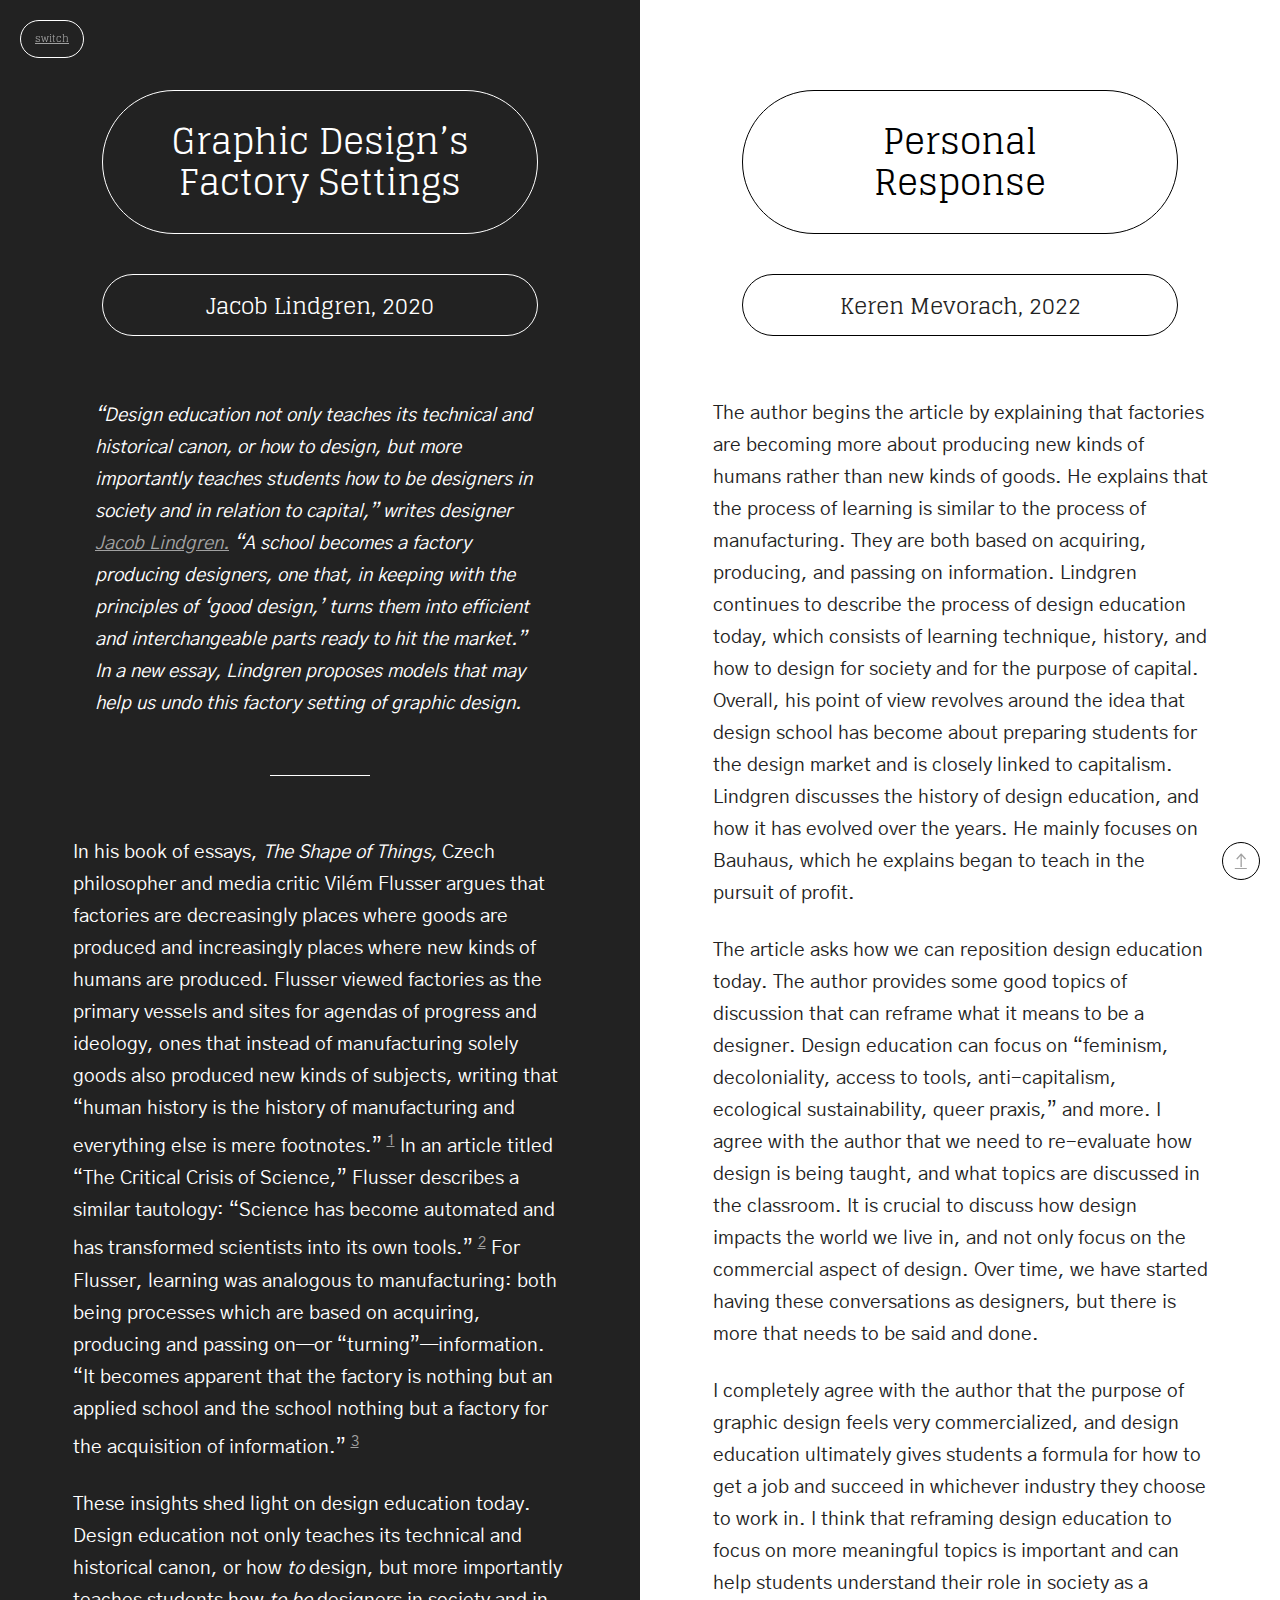
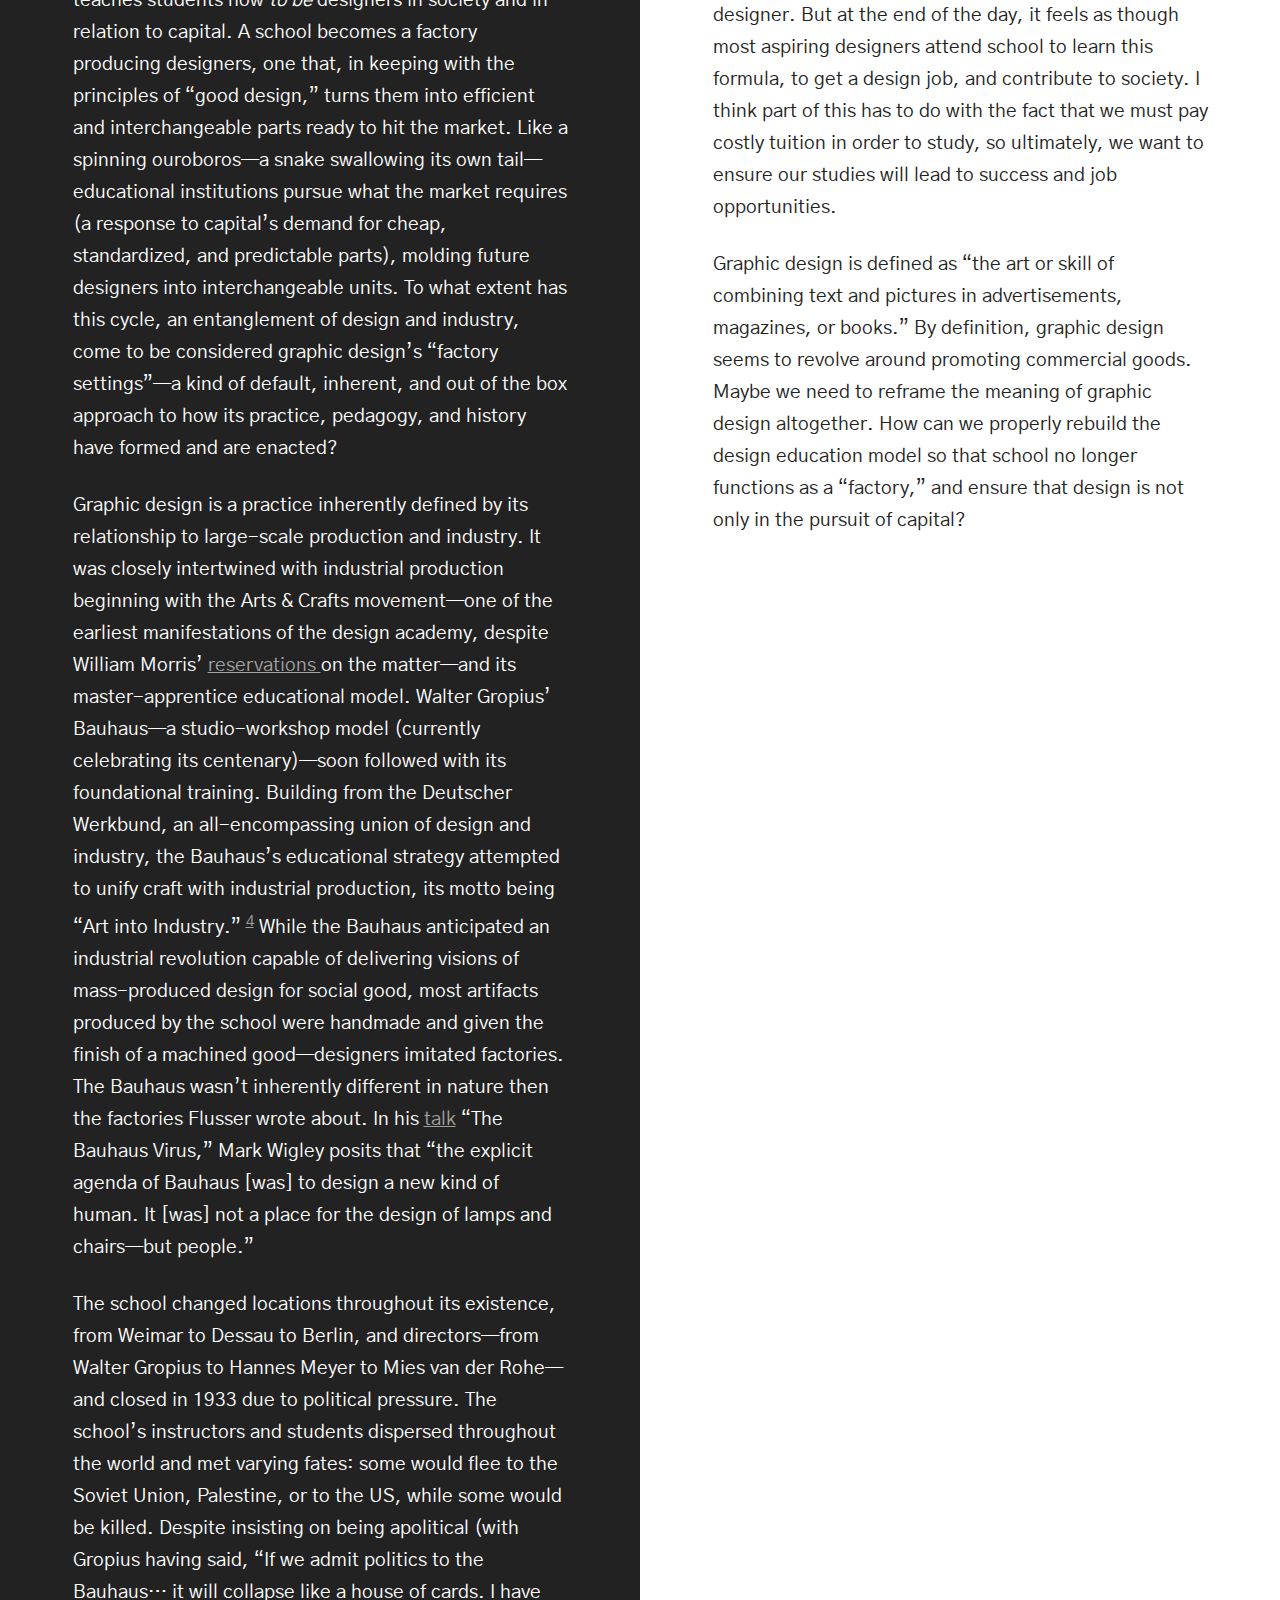
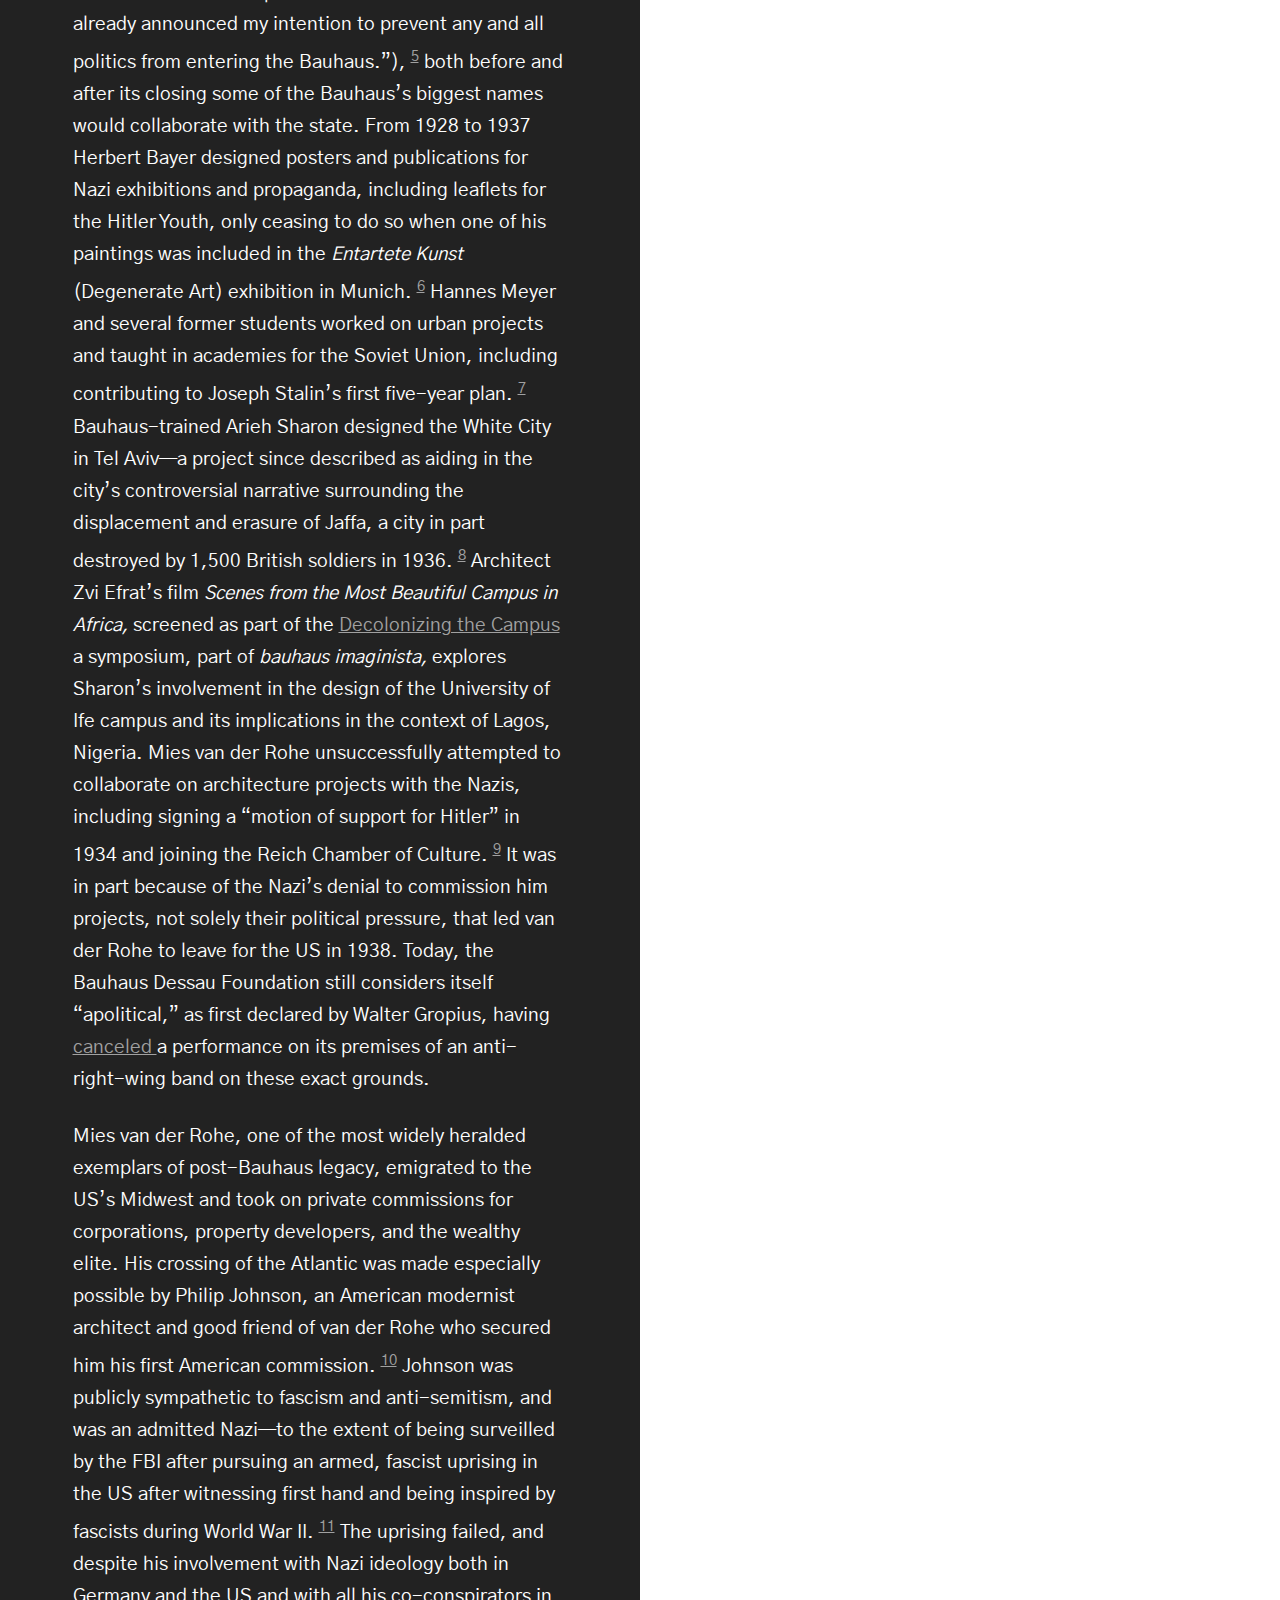
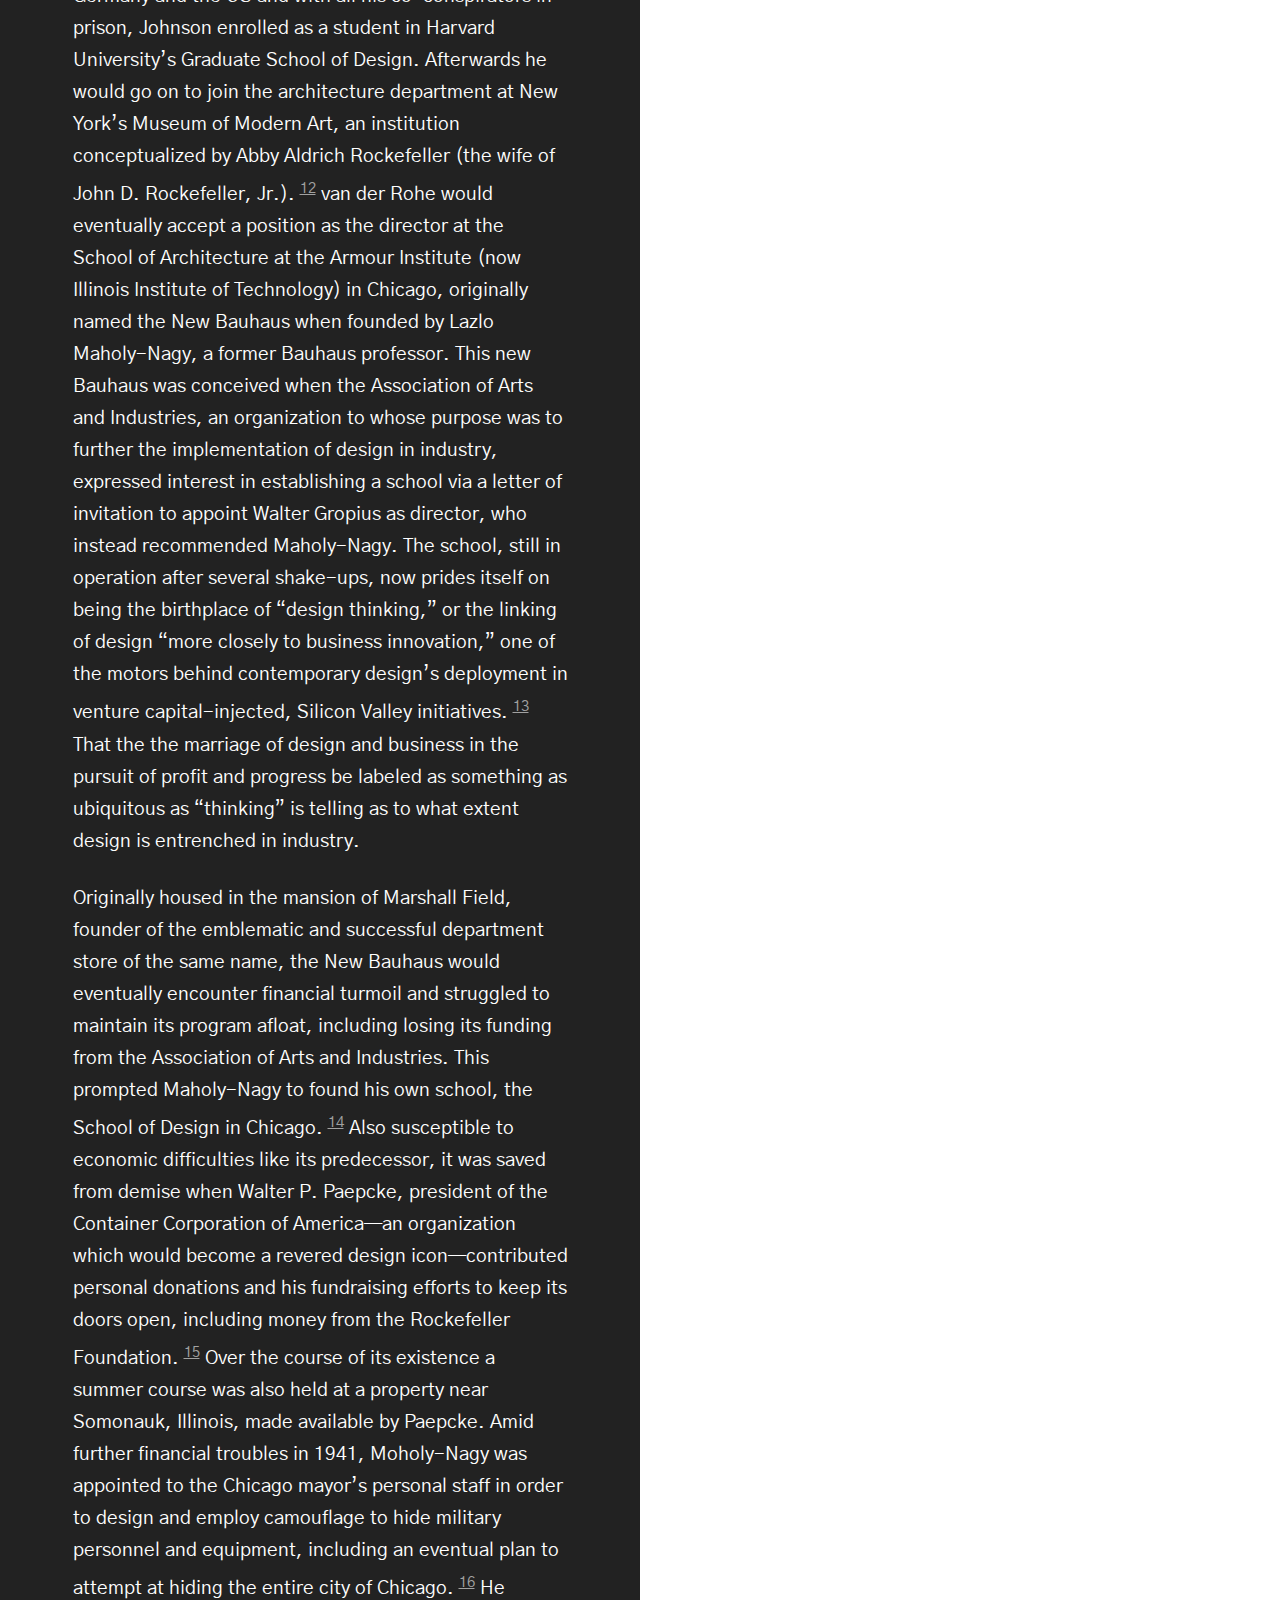
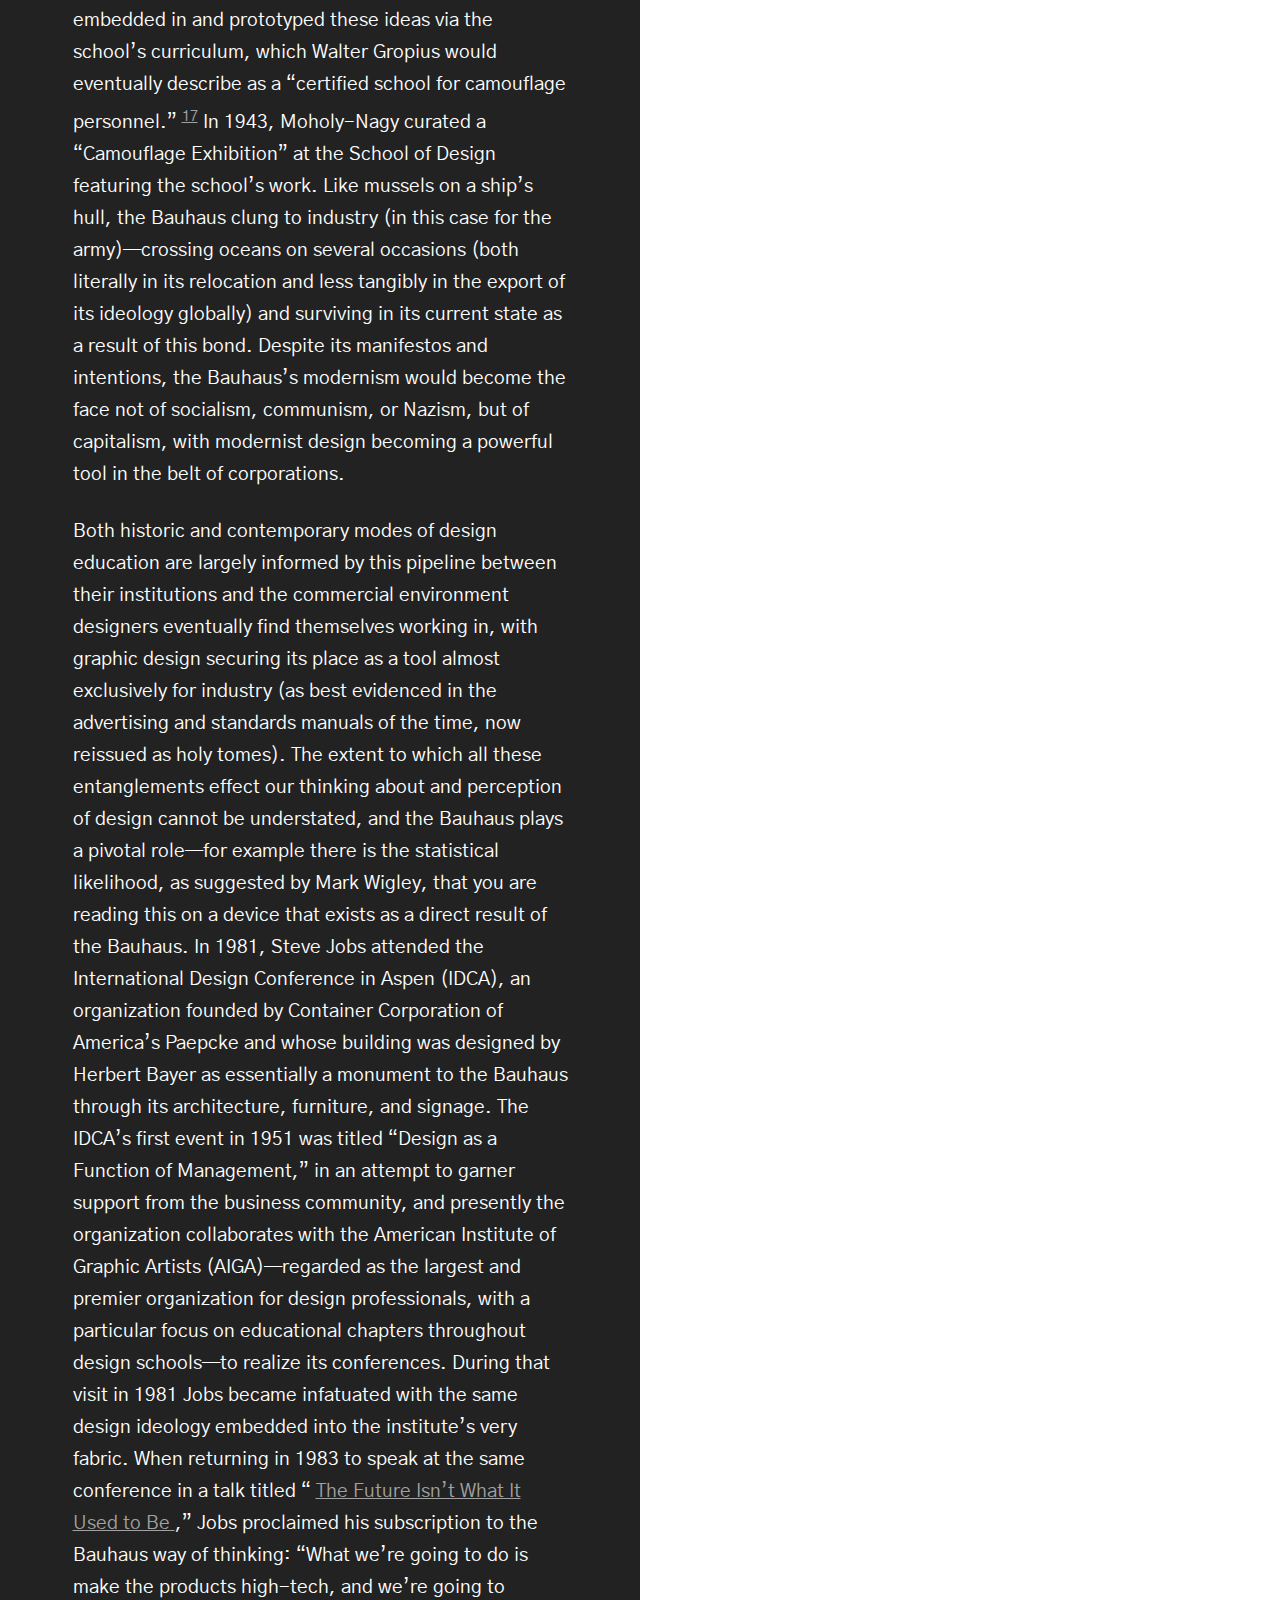
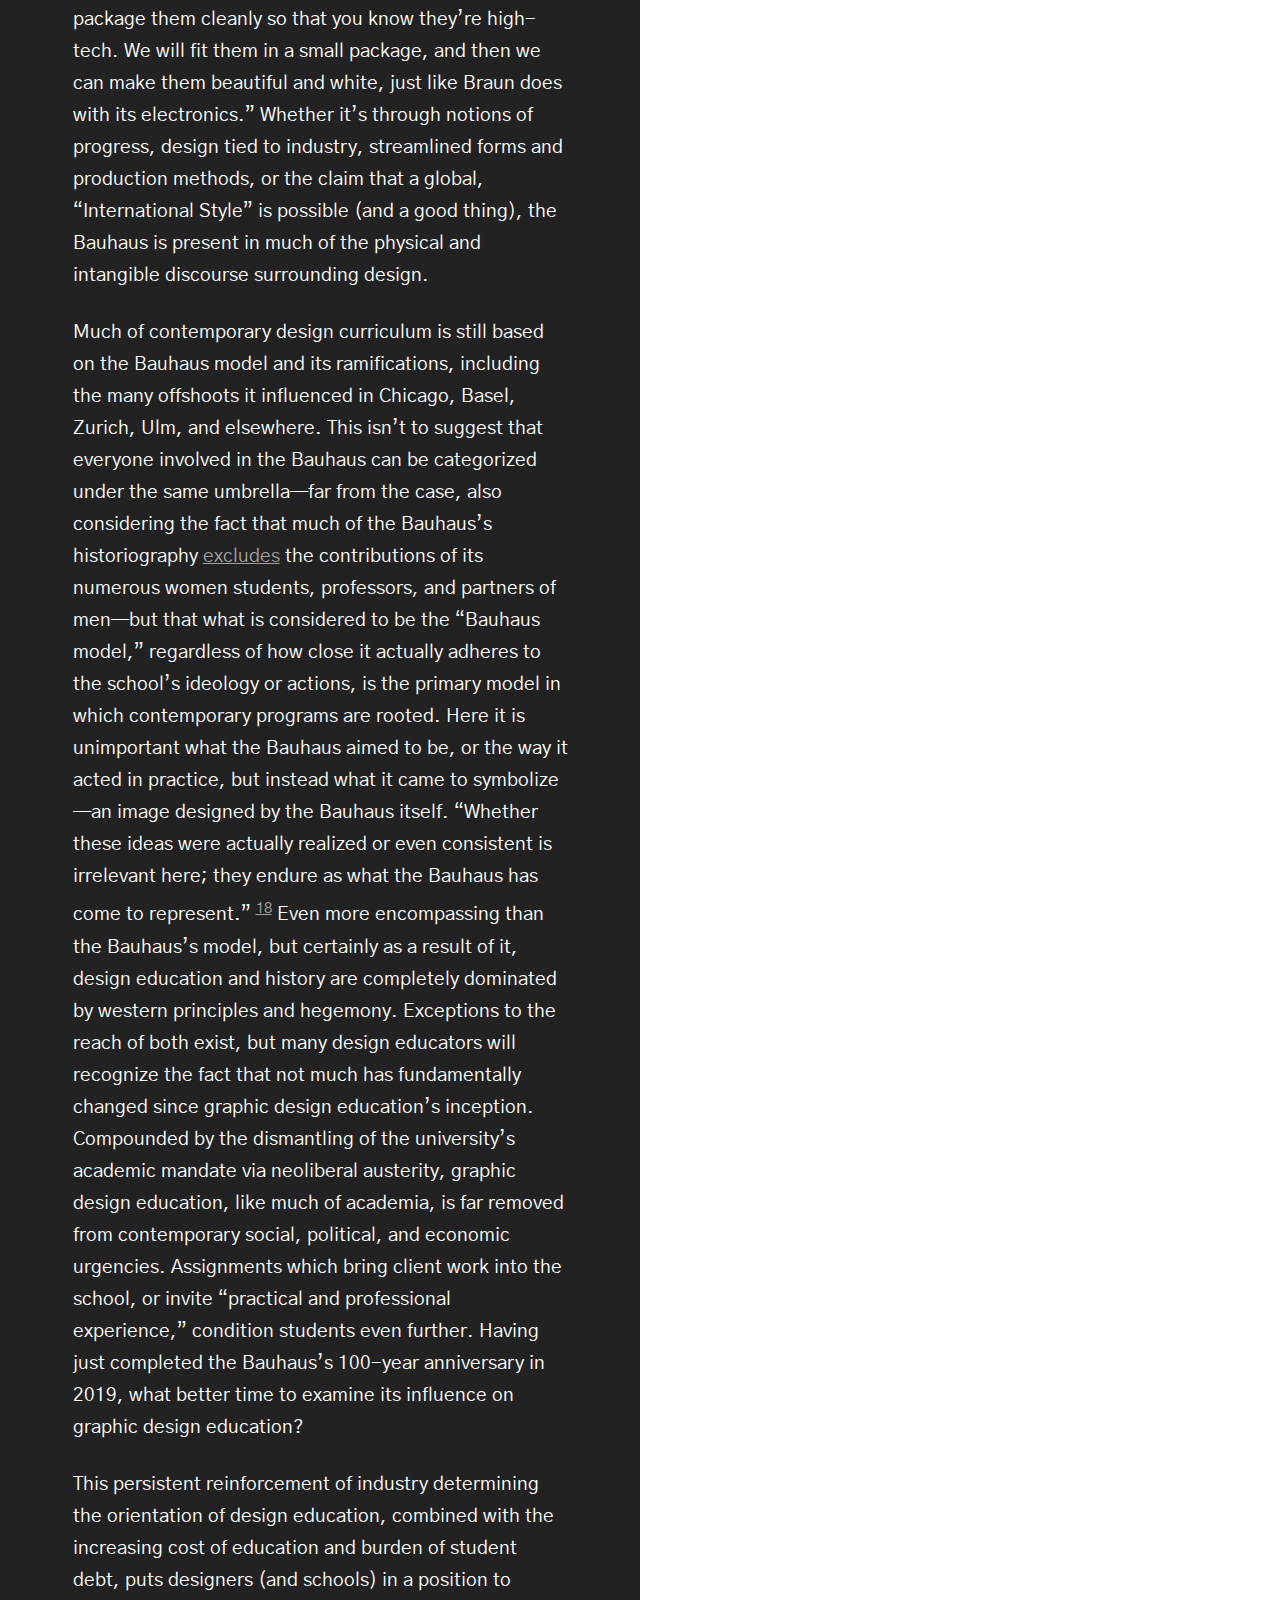
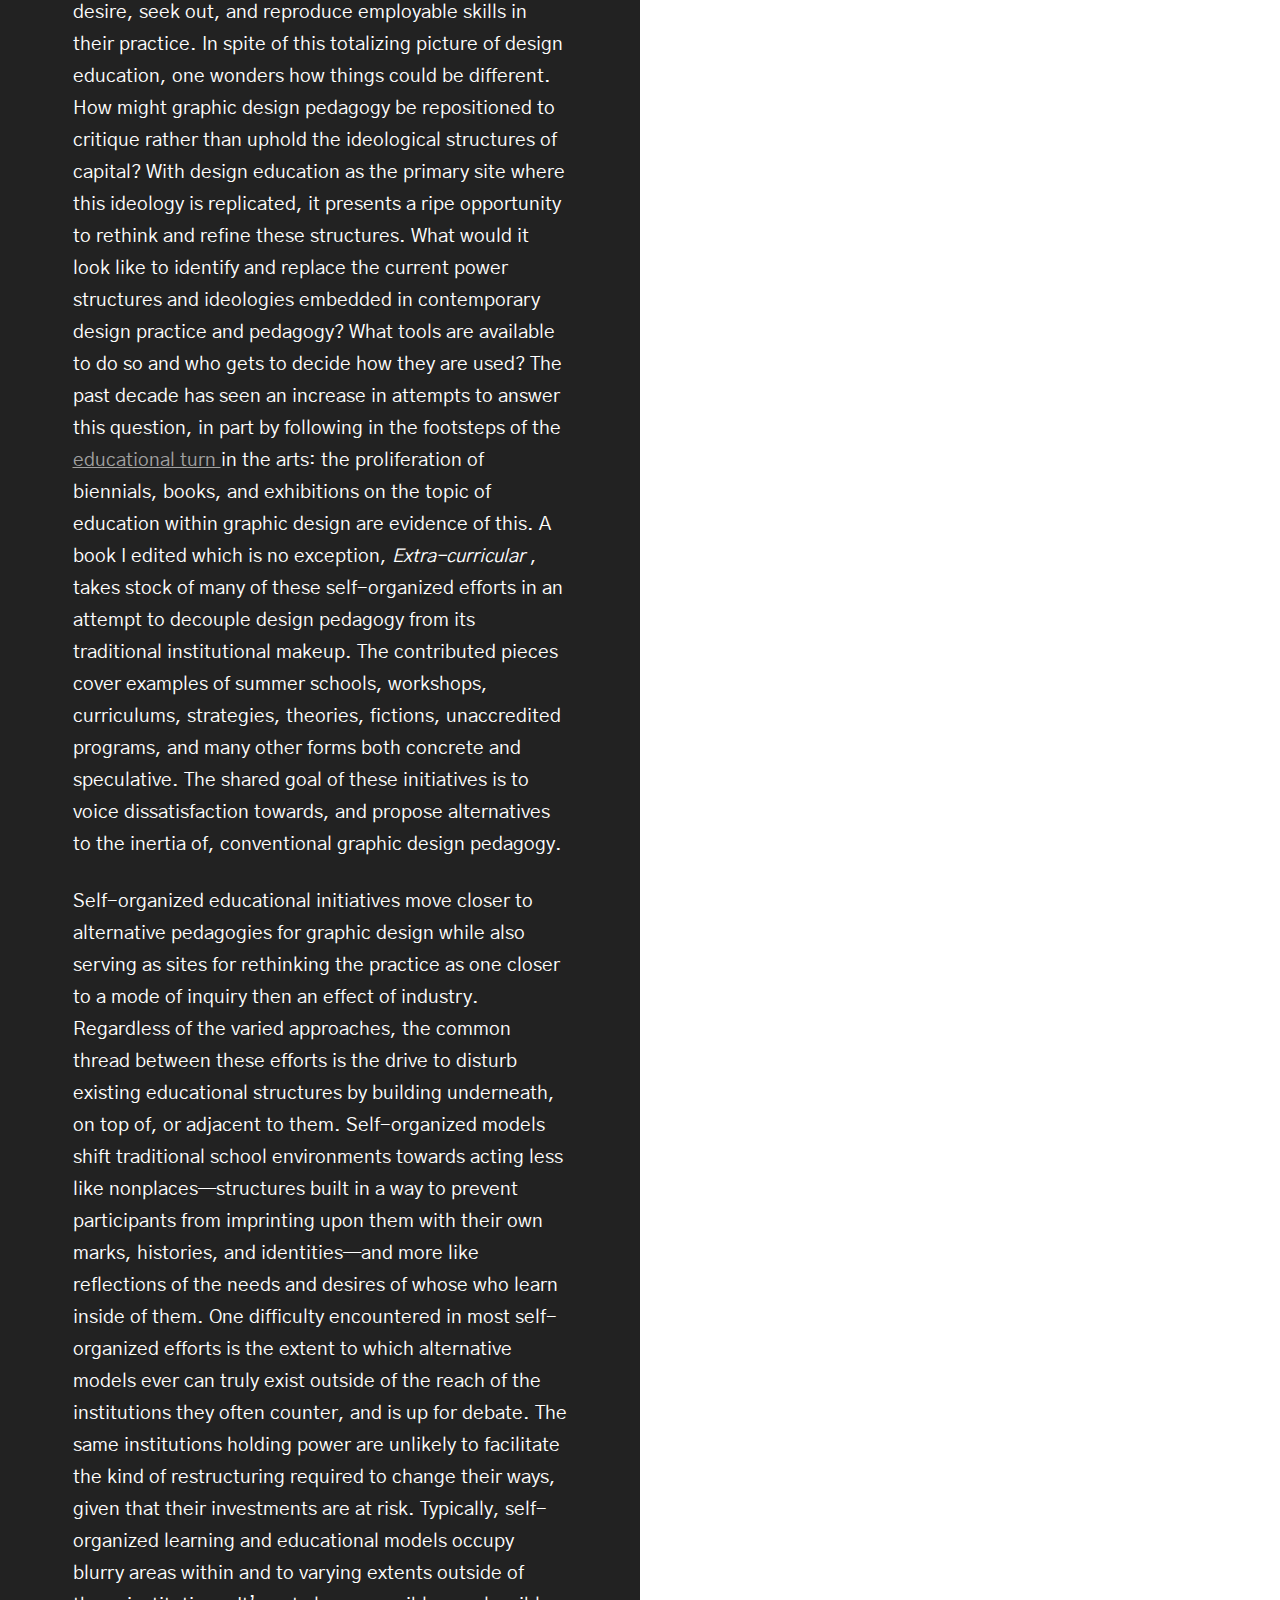
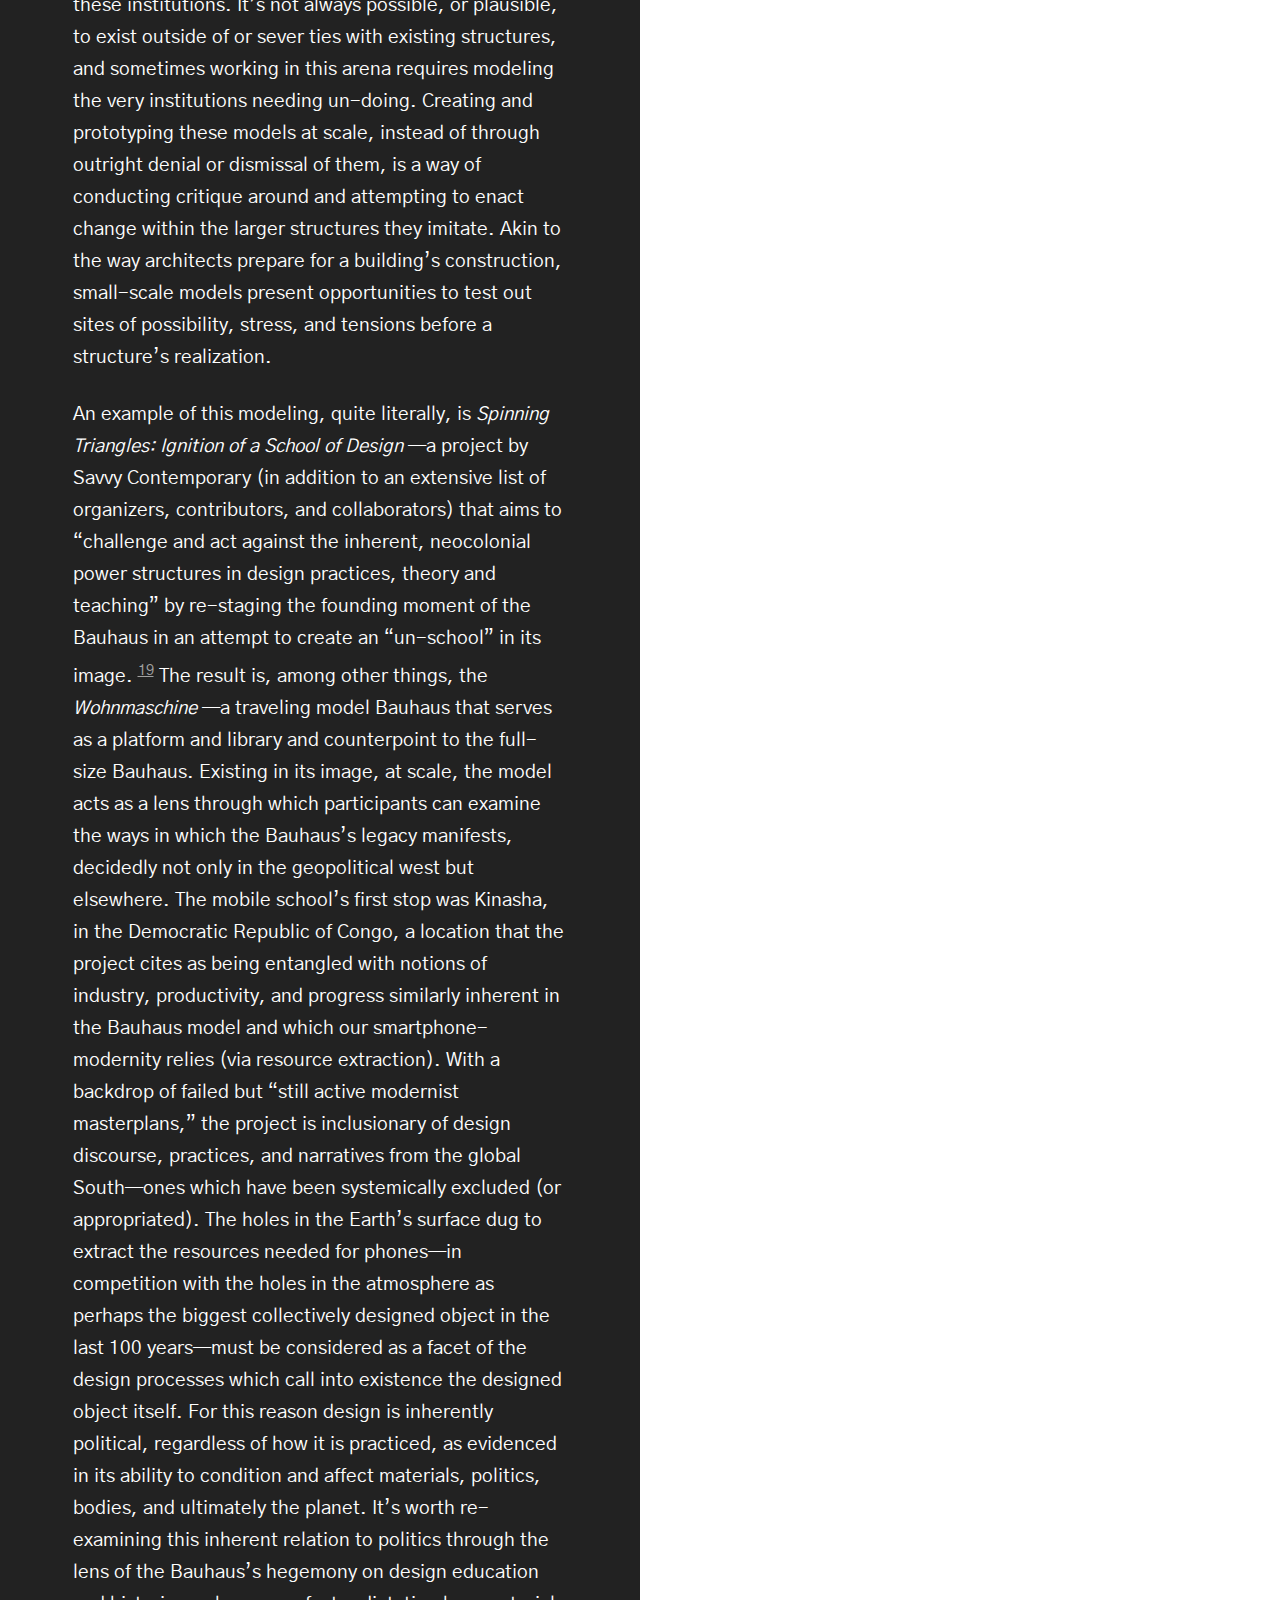
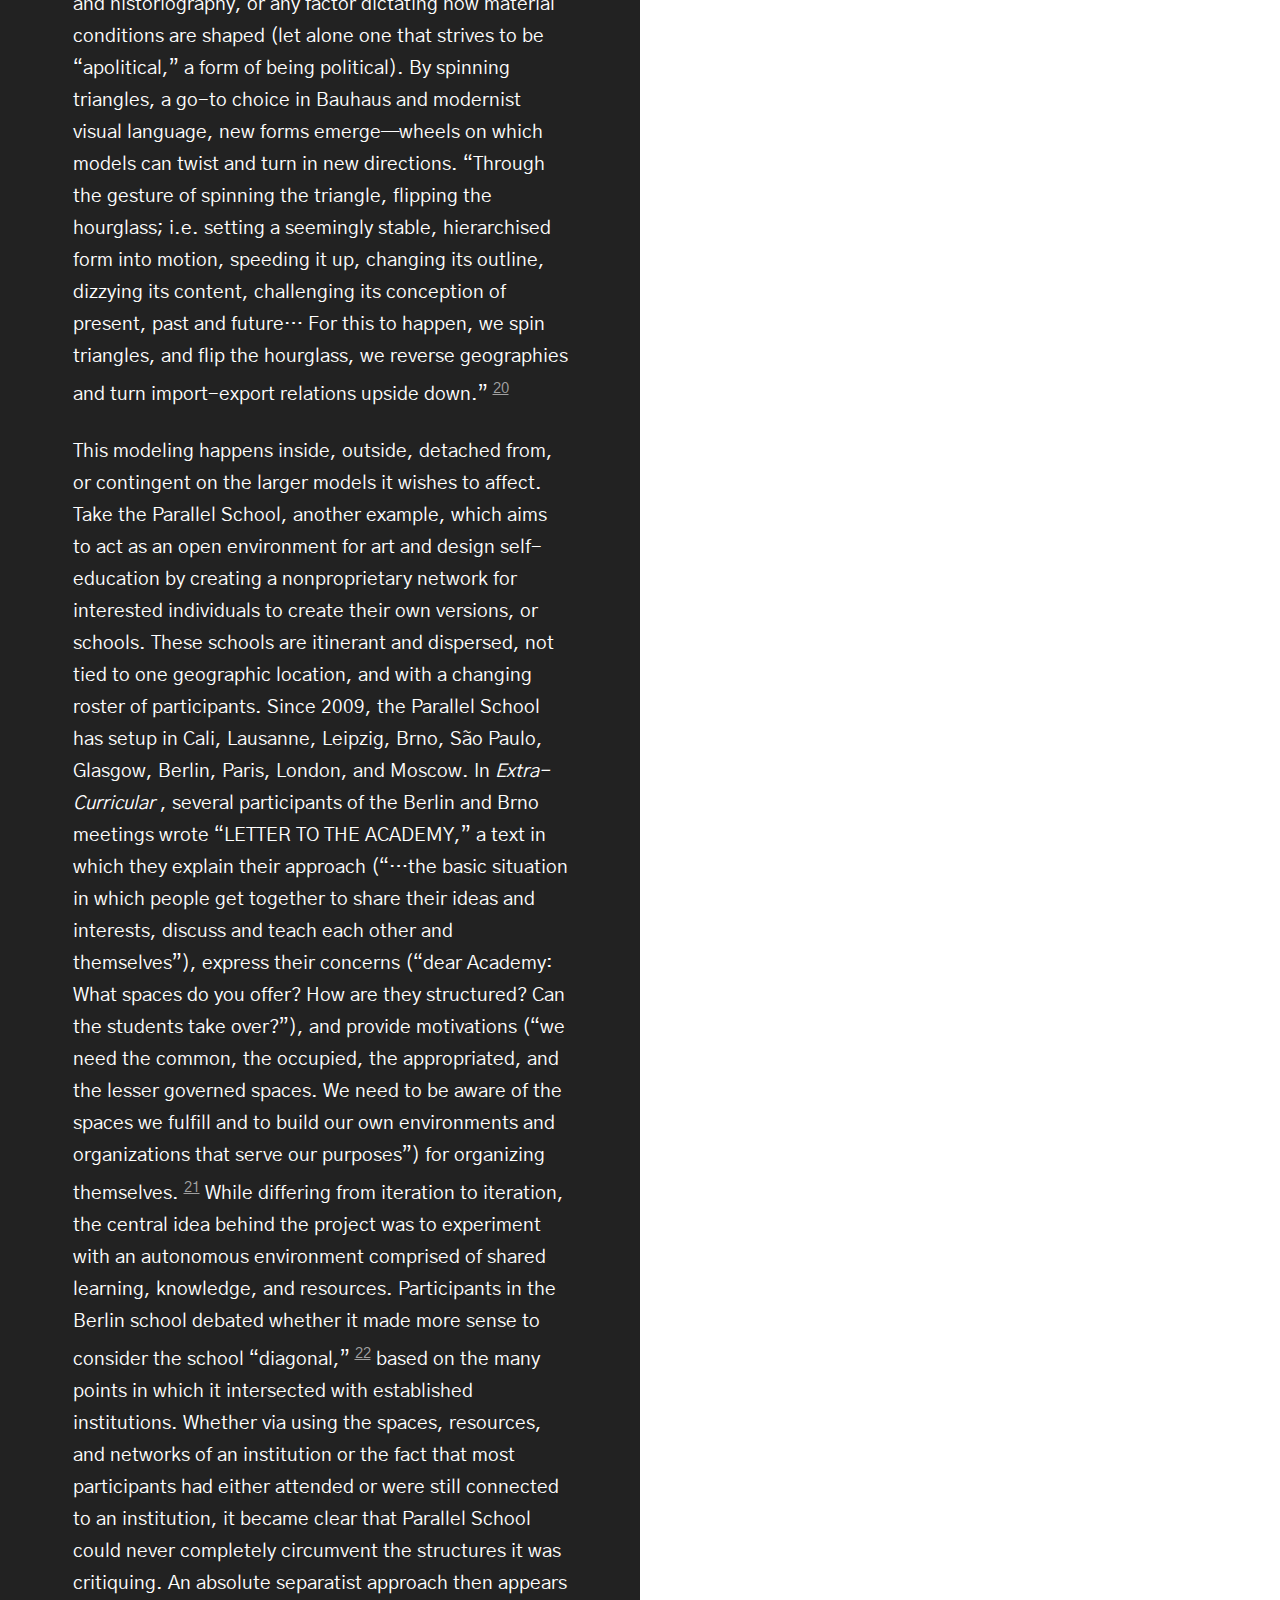
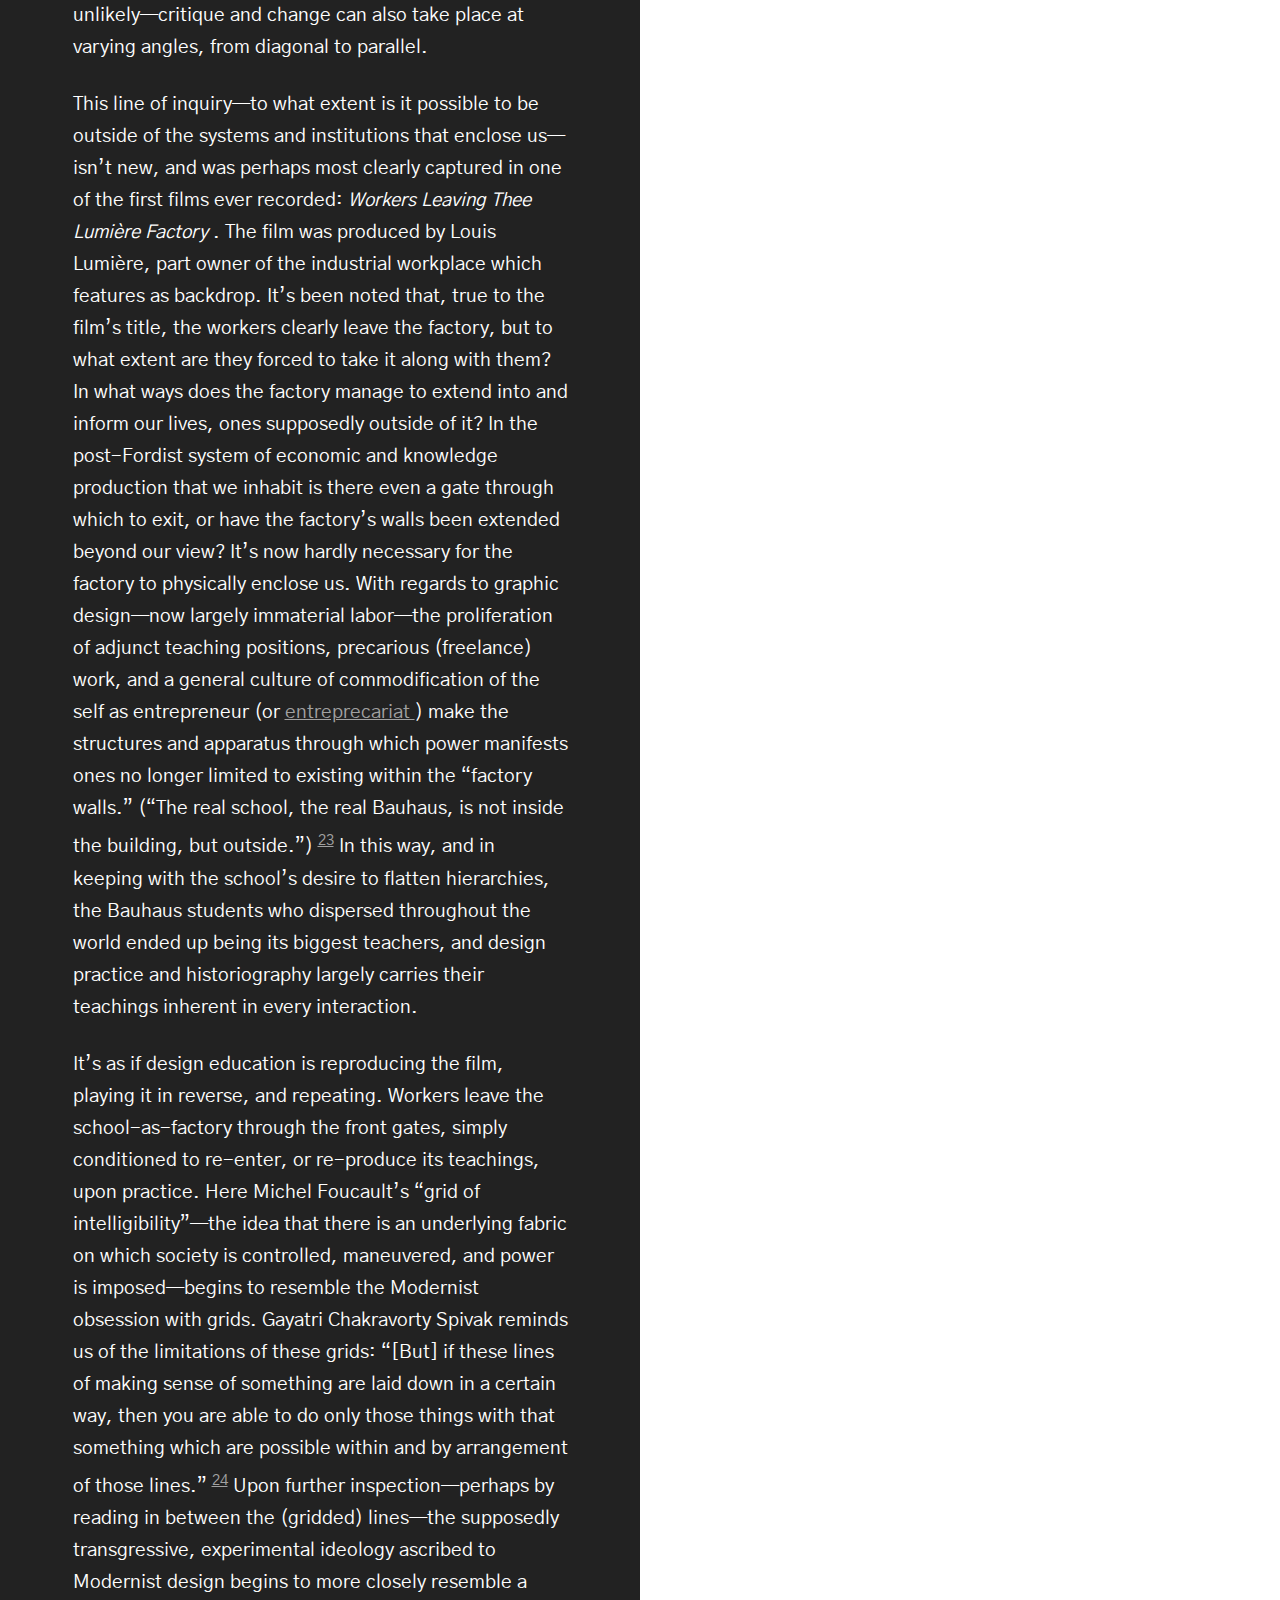
<file: switchview.html>
<!DOCTYPE html>
<html>
  <head>
    <title>Manuscript-Project</title>

    <link rel="stylesheet" href="reset.css" />
    <link rel="stylesheet" href="switchview.css" />
  </head>
  <body id="top">
    <div class="container article">
      <div class="tag switch"><a href="index.html">switch</a></div>
      <header>
        <div class="tag title">
          <h1>
            Graphic Design’s
            <br />
            Factory Settings
          </h1>
        </div>
        <div class="tag subtitle"><h2>Jacob Lindgren, 2020</h2></div>
        <blockquote>
          “Design education not only teaches its technical and historical canon,
          or how to design, but more importantly teaches students how to be
          designers in society and in relation to capital,” writes designer
          <a href="http://jacoblindgren.com/">Jacob Lindgren.</a>
          “A school becomes a factory producing designers, one that, in keeping
          with the principles of ‘good design,’ turns them into efficient and
          interchangeable parts ready to hit the market.” In a new essay,
          Lindgren proposes models that may help us undo this factory setting of
          graphic design.
        </blockquote>
      </header>
      <div class="line"></div>
      <main>
        <p class="articlefirstpar">
          In his book of essays,
          <em>The Shape of Things,</em>
          Czech philosopher and media critic Vilém Flusser argues that factories
          are decreasingly places where goods are produced and increasingly
          places where new kinds of humans are produced. Flusser viewed
          factories as the primary vessels and sites for agendas of progress and
          ideology, ones that instead of manufacturing solely goods also
          produced new kinds of subjects, writing that “human history is the
          history of manufacturing and everything else is mere footnotes.”

          <!-- as of now the superscripts don't actually link to anything - they are supposed 
              to link to the bottom of the page where the footnotes are but I was not sure how to do that -->

          <sup><a href="#footnote1" id="insidefootnote1">1</a></sup>
          In an article titled “The Critical Crisis of Science,” Flusser
          describes a similar tautology: “Science has become automated and has
          transformed scientists into its own tools.”
          <sup><a href="#footnote2" id="insidefootnote2">2</a></sup>
          For Flusser, learning was analogous to manufacturing: both being
          processes which are based on acquiring, producing and passing on—or
          “turning”—information. “It becomes apparent that the factory is
          nothing but an applied school and the school nothing but a factory for
          the acquisition of information.”
          <sup><a href="#footnote3" id="insidefootnote3">3</a></sup>
        </p>

        <p>
          These insights shed light on design education today. Design education
          not only teaches its technical and historical canon, or how
          <em>to</em>
          design, but more importantly teaches students how
          <em>to be</em>
          designers in society and in relation to capital. A school becomes a
          factory producing designers, one that, in keeping with the principles
          of “good design,” turns them into efficient and interchangeable parts
          ready to hit the market. Like a spinning ouroboros—a snake swallowing
          its own tail—educational institutions pursue what the market requires
          (a response to capital’s demand for cheap, standardized, and
          predictable parts), molding future designers into interchangeable
          units. To what extent has this cycle, an entanglement of design and
          industry, come to be considered graphic design’s “factory settings”—a
          kind of default, inherent, and out of the box approach to how its
          practice, pedagogy, and history have formed and are enacted?
        </p>

        <p>
          Graphic design is a practice inherently defined by its relationship to
          large-scale production and industry. It was closely intertwined with
          industrial production beginning with the Arts & Crafts movement—one of
          the earliest manifestations of the design academy, despite William
          Morris’
          <a
            href="https://infed.org/william-morris-thoughts-on-education-under-capitalism/"
          >
            reservations
          </a>

          on the matter—and its master-apprentice educational model. Walter
          Gropius’ Bauhaus—a studio-workshop model (currently celebrating its
          centenary)—soon followed with its foundational training. Building from
          the Deutscher Werkbund, an all-encompassing union of design and
          industry, the Bauhaus’s educational strategy attempted to unify craft
          with industrial production, its motto being “Art into Industry.”
          <sup><a href="#footnote4" id="insidefootnote4">4</a></sup>
          While the Bauhaus anticipated an industrial revolution capable of
          delivering visions of mass-produced design for social good, most
          artifacts produced by the school were handmade and given the finish of
          a machined good—designers imitated factories. The Bauhaus wasn’t
          inherently different in nature then the factories Flusser wrote about.
          In his
          <a href="https://soundcloud.com/hkw/mark_wigley_lecture">talk</a>
          “The Bauhaus Virus,” Mark Wigley posits that “the explicit agenda of
          Bauhaus [was] to design a new kind of human. It [was] not a place for
          the design of lamps and chairs—but people.”
        </p>

        <p>
          The school changed locations throughout its existence, from Weimar to
          Dessau to Berlin, and directors—from Walter Gropius to Hannes Meyer to
          Mies van der Rohe—and closed in 1933 due to political pressure. The
          school’s instructors and students dispersed throughout the world and
          met varying fates: some would flee to the Soviet Union, Palestine, or
          to the US, while some would be killed. Despite insisting on being
          apolitical (with Gropius having said, “If we admit politics to the
          Bauhaus… it will collapse like a house of cards. I have already
          announced my intention to prevent any and all politics from entering
          the Bauhaus.”),
          <sup><a href="#footnote5" id="insidefootnote5">5</a></sup>
          both before and after its closing some of the Bauhaus’s biggest names
          would collaborate with the state. From 1928 to 1937 Herbert Bayer
          designed posters and publications for Nazi exhibitions and propaganda,
          including leaflets for the Hitler Youth, only ceasing to do so when
          one of his paintings was included in the
          <em>Entartete Kunst</em>
          (Degenerate Art) exhibition in Munich.
          <sup><a href="#footnote6" id="insidefootnote6">6</a></sup>
          Hannes Meyer and several former students worked on urban projects and
          taught in academies for the Soviet Union, including contributing to
          Joseph Stalin’s first five-year plan.
          <sup><a href="#footnote7" id="insidefootnote7">7</a></sup>
          Bauhaus-trained Arieh Sharon designed the White City in Tel Aviv—a
          project since described as aiding in the city’s controversial
          narrative surrounding the displacement and erasure of Jaffa, a city in
          part destroyed by 1,500 British soldiers in 1936.
          <sup><a href="#footnote8" id="insidefootnote8">8</a></sup>
          Architect Zvi Efrat’s film
          <em>Scenes from the Most Beautiful Campus in Africa,</em>
          screened as part of the
          <a
            href="https://www.bauhaus-imaginista.org/events/679/bauhaus-imaginista-moving-away-lagos"
          >
            Decolonizing the Campus
          </a>
          a symposium, part of
          <em>bauhaus imaginista,</em>
          explores Sharon’s involvement in the design of the University of Ife
          campus and its implications in the context of Lagos, Nigeria. Mies van
          der Rohe unsuccessfully attempted to collaborate on architecture
          projects with the Nazis, including signing a “motion of support for
          Hitler” in 1934 and joining the Reich Chamber of Culture.
          <sup><a href="#footnote9" id="insidefootnote9">9</a></sup>
          It was in part because of the Nazi’s denial to commission him
          projects, not solely their political pressure, that led van der Rohe
          to leave for the US in 1938. Today, the Bauhaus Dessau Foundation
          still considers itself “apolitical,” as first declared by Walter
          Gropius, having
          <a
            href="https://www.e-flux.com/announcements/224013/open-letter-to-the-bauhaus-dessau-foundation/"
          >
            canceled
          </a>
          a performance on its premises of an anti-right-wing band on these
          exact grounds.
        </p>

        <p>
          Mies van der Rohe, one of the most widely heralded exemplars of
          post-Bauhaus legacy, emigrated to the US’s Midwest and took on private
          commissions for corporations, property developers, and the wealthy
          elite. His crossing of the Atlantic was made especially possible by
          Philip Johnson, an American modernist architect and good friend of van
          der Rohe who secured him his first American commission.
          <sup><a href="#footnote10" id="insidefootnote10">10</a></sup>
          Johnson was publicly sympathetic to fascism and anti-semitism, and was
          an admitted Nazi—to the extent of being surveilled by the FBI after
          pursuing an armed, fascist uprising in the US after witnessing first
          hand and being inspired by fascists during World War II.
          <sup><a href="#footnote11" id="insidefootnote11">11</a></sup>
          The uprising failed, and despite his involvement with Nazi ideology
          both in Germany and the US and with all his co-conspirators in prison,
          Johnson enrolled as a student in Harvard University’s Graduate School
          of Design. Afterwards he would go on to join the architecture
          department at New York’s Museum of Modern Art, an institution
          conceptualized by Abby Aldrich Rockefeller (the wife of John D.
          Rockefeller, Jr.).
          <sup><a href="#footnote12" id="insidefootnote12">12</a></sup>
          van der Rohe would eventually accept a position as the director at the
          School of Architecture at the Armour Institute (now Illinois Institute
          of Technology) in Chicago, originally named the New Bauhaus when
          founded by Lazlo Maholy-Nagy, a former Bauhaus professor. This new
          Bauhaus was conceived when the Association of Arts and Industries, an
          organization to whose purpose was to further the implementation of
          design in industry, expressed interest in establishing a school via a
          letter of invitation to appoint Walter Gropius as director, who
          instead recommended Maholy-Nagy. The school, still in operation after
          several shake-ups, now prides itself on being the birthplace of
          “design thinking,” or the linking of design “more closely to business
          innovation,” one of the motors behind contemporary design’s deployment
          in venture capital-injected, Silicon Valley initiatives.
          <sup><a href="#footnote13" id="insidefootnote13">13</a></sup>
          That the the marriage of design and business in the pursuit of profit
          and progress be labeled as something as ubiquitous as “thinking” is
          telling as to what extent design is entrenched in industry.
        </p>

        <p>
          Originally housed in the mansion of Marshall Field, founder of the
          emblematic and successful department store of the same name, the New
          Bauhaus would eventually encounter financial turmoil and struggled to
          maintain its program afloat, including losing its funding from the
          Association of Arts and Industries. This prompted Maholy-Nagy to found
          his own school, the School of Design in Chicago.
          <sup><a href="#footnote14" id="insidefootnote14">14</a></sup>
          Also susceptible to economic difficulties like its predecessor, it was
          saved from demise when Walter P. Paepcke, president of the Container
          Corporation of America—an organization which would become a revered
          design icon—contributed personal donations and his fundraising efforts
          to keep its doors open, including money from the Rockefeller
          Foundation.
          <sup><a href="#footnote15" id="insidefootnote15">15</a></sup>
          Over the course of its existence a summer course was also held at a
          property near Somonauk, Illinois, made available by Paepcke. Amid
          further financial troubles in 1941, Moholy-Nagy was appointed to the
          Chicago mayor’s personal staff in order to design and employ
          camouflage to hide military personnel and equipment, including an
          eventual plan to attempt at hiding the entire city of Chicago.
          <sup><a href="#footnote16" id="insidefootnote16">16</a></sup>
          He embedded in and prototyped these ideas via the school’s curriculum,
          which Walter Gropius would eventually describe as a “certified school
          for camouflage personnel.”
          <sup><a href="#footnote17" id="insidefootnote17">17</a></sup>
          In 1943, Moholy-Nagy curated a “Camouflage Exhibition” at the School
          of Design featuring the school’s work. Like mussels on a ship’s hull,
          the Bauhaus clung to industry (in this case for the army)—crossing
          oceans on several occasions (both literally in its relocation and less
          tangibly in the export of its ideology globally) and surviving in its
          current state as a result of this bond. Despite its manifestos and
          intentions, the Bauhaus’s modernism would become the face not of
          socialism, communism, or Nazism, but of capitalism, with modernist
          design becoming a powerful tool in the belt of corporations.
        </p>

        <p>
          Both historic and contemporary modes of design education are largely
          informed by this pipeline between their institutions and the
          commercial environment designers eventually find themselves working
          in, with graphic design securing its place as a tool almost
          exclusively for industry (as best evidenced in the advertising and
          standards manuals of the time, now reissued as holy tomes). The extent
          to which all these entanglements effect our thinking about and
          perception of design cannot be understated, and the Bauhaus plays a
          pivotal role—for example there is the statistical likelihood, as
          suggested by Mark Wigley, that you are reading this on a device that
          exists as a direct result of the Bauhaus. In 1981, Steve Jobs attended
          the International Design Conference in Aspen (IDCA), an organization
          founded by Container Corporation of America’s Paepcke and whose
          building was designed by Herbert Bayer as essentially a monument to
          the Bauhaus through its architecture, furniture, and signage. The
          IDCA’s first event in 1951 was titled “Design as a Function of
          Management,” in an attempt to garner support from the business
          community, and presently the organization collaborates with the
          American Institute of Graphic Artists (AIGA)—regarded as the largest
          and premier organization for design professionals, with a particular
          focus on educational chapters throughout design schools—to realize its
          conferences. During that visit in 1981 Jobs became infatuated with the
          same design ideology embedded into the institute’s very fabric. When
          returning in 1983 to speak at the same conference in a talk titled “
          <a
            href="https://soundcloud.com/mbtech_1434547055436/talk-by-steven-jobs-idca-1983"
          >
            The Future Isn’t What It Used to Be
          </a>
          ,” Jobs proclaimed his subscription to the Bauhaus way of thinking:
          “What we’re going to do is make the products high-tech, and we’re
          going to package them cleanly so that you know they’re high-tech. We
          will fit them in a small package, and then we can make them beautiful
          and white, just like Braun does with its electronics.” Whether it’s
          through notions of progress, design tied to industry, streamlined
          forms and production methods, or the claim that a global,
          “International Style” is possible (and a good thing), the Bauhaus is
          present in much of the physical and intangible discourse surrounding
          design.
        </p>

        <p>
          Much of contemporary design curriculum is still based on the Bauhaus
          model and its ramifications, including the many offshoots it
          influenced in Chicago, Basel, Zurich, Ulm, and elsewhere. This isn’t
          to suggest that everyone involved in the Bauhaus can be categorized
          under the same umbrella—far from the case, also considering the fact
          that much of the Bauhaus’s historiography
          <a href="https://www.frieze.com/article/women-bauhaus">excludes</a>
          the contributions of its numerous women students, professors, and
          partners of men—but that what is considered to be the “Bauhaus model,”
          regardless of how close it actually adheres to the school’s ideology
          or actions, is the primary model in which contemporary programs are
          rooted. Here it is unimportant what the Bauhaus aimed to be, or the
          way it acted in practice, but instead what it came to symbolize—an
          image designed by the Bauhaus itself. “Whether these ideas were
          actually realized or even consistent is irrelevant here; they endure
          as what the Bauhaus has come to represent.”
          <sup><a href="#footnote18" id="insidefootnote18">18</a></sup>
          Even more encompassing than the Bauhaus’s model, but certainly as a
          result of it, design education and history are completely dominated by
          western principles and hegemony. Exceptions to the reach of both
          exist, but many design educators will recognize the fact that not much
          has fundamentally changed since graphic design education’s inception.
          Compounded by the dismantling of the university’s academic mandate via
          neoliberal austerity, graphic design education, like much of academia,
          is far removed from contemporary social, political, and economic
          urgencies. Assignments which bring client work into the school, or
          invite “practical and professional experience,” condition students
          even further. Having just completed the Bauhaus’s 100-year anniversary
          in 2019, what better time to examine its influence on graphic design
          education?
        </p>

        <p>
          This persistent reinforcement of industry determining the orientation
          of design education, combined with the increasing cost of education
          and burden of student debt, puts designers (and schools) in a position
          to desire, seek out, and reproduce employable skills in their
          practice. In spite of this totalizing picture of design education, one
          wonders how things could be different. How might graphic design
          pedagogy be repositioned to critique rather than uphold the
          ideological structures of capital? With design education as the
          primary site where this ideology is replicated, it presents a ripe
          opportunity to rethink and refine these structures. What would it look
          like to identify and replace the current power structures and
          ideologies embedded in contemporary design practice and pedagogy? What
          tools are available to do so and who gets to decide how they are used?
          The past decade has seen an increase in attempts to answer this
          question, in part by following in the footsteps of the
          <a href="https://www.e-flux.com/journal/00/68470/turning/">
            educational turn
          </a>
          in the arts: the proliferation of biennials, books, and exhibitions on
          the topic of education within graphic design are evidence of this. A
          book I edited which is no exception,
          <em>Extra-curricular</em>
          , takes stock of many of these self-organized efforts in an attempt to
          decouple design pedagogy from its traditional institutional makeup.
          The contributed pieces cover examples of summer schools, workshops,
          curriculums, strategies, theories, fictions, unaccredited programs,
          and many other forms both concrete and speculative. The shared goal of
          these initiatives is to voice dissatisfaction towards, and propose
          alternatives to the inertia of, conventional graphic design pedagogy.
        </p>

        <p>
          Self-organized educational initiatives move closer to alternative
          pedagogies for graphic design while also serving as sites for
          rethinking the practice as one closer to a mode of inquiry then an
          effect of industry. Regardless of the varied approaches, the common
          thread between these efforts is the drive to disturb existing
          educational structures by building underneath, on top of, or adjacent
          to them. Self-organized models shift traditional school environments
          towards acting less like nonplaces—structures built in a way to
          prevent participants from imprinting upon them with their own marks,
          histories, and identities—and more like reflections of the needs and
          desires of whose who learn inside of them. One difficulty encountered
          in most self-organized efforts is the extent to which alternative
          models ever can truly exist outside of the reach of the institutions
          they often counter, and is up for debate. The same institutions
          holding power are unlikely to facilitate the kind of restructuring
          required to change their ways, given that their investments are at
          risk. Typically, self-organized learning and educational models occupy
          blurry areas within and to varying extents outside of these
          institutions. It’s not always possible, or plausible, to exist outside
          of or sever ties with existing structures, and sometimes working in
          this arena requires modeling the very institutions needing un-doing.
          Creating and prototyping these models at scale, instead of through
          outright denial or dismissal of them, is a way of conducting critique
          around and attempting to enact change within the larger structures
          they imitate. Akin to the way architects prepare for a building’s
          construction, small-scale models present opportunities to test out
          sites of possibility, stress, and tensions before a structure’s
          realization.
        </p>

        <p>
          An example of this modeling, quite literally, is
          <em>Spinning Triangles: Ignition of a School of Design</em>
          —a project by Savvy Contemporary (in addition to an extensive list of
          organizers, contributors, and collaborators) that aims to “challenge
          and act against the inherent, neocolonial power structures in design
          practices, theory and teaching” by re-staging the founding moment of
          the Bauhaus in an attempt to create an “un-school” in its image.
          <sup><a href="#footnote19" id="insidefootnote19">19</a></sup>
          The result is, among other things, the
          <em>Wohnmaschine</em>
          —a traveling model Bauhaus that serves as a platform and library and
          counterpoint to the full-size Bauhaus. Existing in its image, at
          scale, the model acts as a lens through which participants can examine
          the ways in which the Bauhaus’s legacy manifests, decidedly not only
          in the geopolitical west but elsewhere. The mobile school’s first stop
          was Kinasha, in the Democratic Republic of Congo, a location that the
          project cites as being entangled with notions of industry,
          productivity, and progress similarly inherent in the Bauhaus model and
          which our smartphone-modernity relies (via resource extraction). With
          a backdrop of failed but “still active modernist masterplans,” the
          project is inclusionary of design discourse, practices, and narratives
          from the global South—ones which have been systemically excluded (or
          appropriated). The holes in the Earth’s surface dug to extract the
          resources needed for phones—in competition with the holes in the
          atmosphere as perhaps the biggest collectively designed object in the
          last 100 years—must be considered as a facet of the design processes
          which call into existence the designed object itself. For this reason
          design is inherently political, regardless of how it is practiced, as
          evidenced in its ability to condition and affect materials, politics,
          bodies, and ultimately the planet. It’s worth re-examining this
          inherent relation to politics through the lens of the Bauhaus’s
          hegemony on design education and historiography, or any factor
          dictating how material conditions are shaped (let alone one that
          strives to be “apolitical,” a form of being political). By spinning
          triangles, a go-to choice in Bauhaus and modernist visual language,
          new forms emerge—wheels on which models can twist and turn in new
          directions. “Through the gesture of spinning the triangle, flipping
          the hourglass; i.e. setting a seemingly stable, hierarchised form into
          motion, speeding it up, changing its outline, dizzying its content,
          challenging its conception of present, past and future… For this to
          happen, we spin triangles, and flip the hourglass, we reverse
          geographies and turn import-export relations upside down.”
          <sup><a href="#footnote20" id="insidefootnote20">20</a></sup>
        </p>

        <p>
          This modeling happens inside, outside, detached from, or contingent on
          the larger models it wishes to affect. Take the Parallel School,
          another example, which aims to act as an open environment for art and
          design self-education by creating a nonproprietary network for
          interested individuals to create their own versions, or schools. These
          schools are itinerant and dispersed, not tied to one geographic
          location, and with a changing roster of participants. Since 2009, the
          Parallel School has setup in Cali, Lausanne, Leipzig, Brno, São Paulo,
          Glasgow, Berlin, Paris, London, and Moscow. In
          <em>Extra-Curricular</em>
          , several participants of the Berlin and Brno meetings wrote “LETTER
          TO THE ACADEMY,” a text in which they explain their approach (“…the
          basic situation in which people get together to share their ideas and
          interests, discuss and teach each other and themselves”), express
          their concerns (“dear Academy: What spaces do you offer? How are they
          structured? Can the students take over?”), and provide motivations
          (“we need the common, the occupied, the appropriated, and the lesser
          governed spaces. We need to be aware of the spaces we fulfill and to
          build our own environments and organizations that serve our purposes”)
          for organizing themselves.
          <sup><a href="#footnote21" id="insidefootnote21">21</a></sup>
          While differing from iteration to iteration, the central idea behind
          the project was to experiment with an autonomous environment comprised
          of shared learning, knowledge, and resources. Participants in the
          Berlin school debated whether it made more sense to consider the
          school “diagonal,”
          <sup><a href="#footnote22" id="insidefootnote22">22</a></sup>
          based on the many points in which it intersected with established
          institutions. Whether via using the spaces, resources, and networks of
          an institution or the fact that most participants had either attended
          or were still connected to an institution, it became clear that
          Parallel School could never completely circumvent the structures it
          was critiquing. An absolute separatist approach then appears
          unlikely—critique and change can also take place at varying angles,
          from diagonal to parallel.
        </p>

        <p>
          This line of inquiry—to what extent is it possible to be outside of
          the systems and institutions that enclose us—isn’t new, and was
          perhaps most clearly captured in one of the first films ever recorded:
          <em>Workers Leaving Thee Lumière Factory</em>
          . The film was produced by Louis Lumière, part owner of the industrial
          workplace which features as backdrop. It’s been noted that, true to
          the film’s title, the workers clearly leave the factory, but to what
          extent are they forced to take it along with them? In what ways does
          the factory manage to extend into and inform our lives, ones
          supposedly outside of it? In the post-Fordist system of economic and
          knowledge production that we inhabit is there even a gate through
          which to exit, or have the factory’s walls been extended beyond our
          view? It’s now hardly necessary for the factory to physically enclose
          us. With regards to graphic design—now largely immaterial labor—the
          proliferation of adjunct teaching positions, precarious (freelance)
          work, and a general culture of commodification of the self as
          entrepreneur (or
          <a href="https://networkcultures.org/entreprecariat/">
            entreprecariat
          </a>
          ) make the structures and apparatus through which power manifests ones
          no longer limited to existing within the “factory walls.” (“The real
          school, the real Bauhaus, is not inside the building, but outside.”)
          <sup><a href="#footnote23" id="insidefootnote23">23</a></sup>
          In this way, and in keeping with the school’s desire to flatten
          hierarchies, the Bauhaus students who dispersed throughout the world
          ended up being its biggest teachers, and design practice and
          historiography largely carries their teachings inherent in every
          interaction.
        </p>

        <p>
          It’s as if design education is reproducing the film, playing it in
          reverse, and repeating. Workers leave the school-as-factory through
          the front gates, simply conditioned to re-enter, or re-produce its
          teachings, upon practice. Here Michel Foucault’s “grid of
          intelligibility”—the idea that there is an underlying fabric on which
          society is controlled, maneuvered, and power is imposed—begins to
          resemble the Modernist obsession with grids. Gayatri Chakravorty
          Spivak reminds us of the limitations of these grids: “[But] if these
          lines of making sense of something are laid down in a certain way,
          then you are able to do only those things with that something which
          are possible within and by arrangement of those lines.”
          <sup><a href="#footnote24" id="insidefootnote24">24</a></sup>
          Upon further inspection—perhaps by reading in between the (gridded)
          lines—the supposedly transgressive, experimental ideology ascribed to
          Modernist design begins to more closely resemble a simple service to
          global capital. What would happen if this cycle were to be broken, if
          we shed our imposed grids? As with most questions surrounding power
          and its redistribution, there remains much uncertainty as to what
          could fill this void. A danger inherent in self-organized approaches
          is the unintentional reinforcing of the very same power mechanisms
          they attempt to counter. With the flattening of hierarchies and
          circumvention of regulating bodies, economies of free time, social and
          cultural capital, and unpaid labor all become alternative currencies
          which can take unaccountable and unsustainable forms. Self-organized
          forms of education can reaffirm the very same neoliberal tendencies in
          education they intend to critique by relieving the institution of its
          responsibility to provide for its students and faculty. For this
          reason it’s important for these initiatives to be speculative and
          world-building in nature, but also to be rooted in and cognizant of
          the conditions that structure their range of possibilities.
        </p>

        <p>
          What should be done? At the very least a closer examination of graphic
          design’s factory settings—both the widely unchallenged, inherited
          models it has come to consider “default” in addition to its reluctance
          to step outside of (or sever from) its relationship to industry, to
          the factory. This reset—or reprogramming, or uninstallation—should
          challenge graphic design practice and education to be untethered from
          their one-way relationships to power and knowledge and might occur in
          parallel or “diagonal” to existing structures. It might be a newly
          imagined curriculum that places emphasis on feminism, decoloniality,
          access to tools, anti-capitalism, ecological sustainability, queer
          praxis, or other positionalities that have been marginalized or erased
          by conventional design pedagogy and history. It shouldn’t, and more
          importantly cannot, happen with existing design conventions entrenched
          in “design thinking,” or new technologies and streamlined solutions,
          but instead through a model for graphic design education which
          questions its hard-coded relationship to capital. If the contemporary
          definition and standardized practice of design and design education
          are over a century old, might it be a good idea to reexamine both in
          an age where ecological disaster, immaterial and precarious labor,
          post-factual politics (often times with design an implicit actor), and
          geopolitical conflict are among the world’s defining challenges?
          Self-organized education presents one tool, among many, which can be
          used to think through and act on these challenges. In order to do so
          we need to leave the factory, potentially by building our own
          school-as-exit. If we can’t leave, or decide to stay, we need to
          <a
            href="https://www.theguardian.com/world/2015/may/01/may-day-workers-of-the-world-unite-and-take-over-their-factories"
          >
            repurpose its machinery
          </a>
          and
          <a
            href="https://mailchi.mp/b1fd3982f454/designers-and-cultural-workers-united"
          >
            organize ourselves
          </a>
          appropriately.
        </p>

        <p>
          This isn’t to suggest that the result should be apolitical, or that it
          would simply suffice to get rid of the undesirable facets embedded
          into graphic design practice and historiography. On the
          contrary—design should become decidedly and admittedly political (no
          more “leaving politics out of design”). Rather, in what way can these
          same motivations, material articulations, and intentions—ones informed
          by industry and existing to service capital at the expense of
          destroying bodies and the planet—be reverse engineered and
          reconfigured for completely different ends, such as the
          above-mentioned ones? To end where we began: Vilém Flusser described
          the factory’s mode of production as “turning,” in that manufacturing
          is “turning what is available in the environment to one’s own
          advantage, turning it into something manufactured, turning it over to
          use and thus turning it to account.”
          <sup><a href="#footnote25" id="insidefootnote25">25</a></sup>
          A long-standing mystery surrounding the
          <em>Workings Leaving the Factory</em>
          film is where exactly the workers are headed as they exit through the
          factory’s front gates. (“To a meeting? To the barricades? Or simply
          home?”).
          <sup><a href="#footnote26" id="insidefootnote26">26</a></sup>
          If the school is a factory, and the educational turn allows us to
          examine the conditions of our own manufacturing, or our “turning” as
          Flusser puts it—as we exit, where should we turn?
        </p>
      </main>

      <footer>
        <div class="tag footnotes"><h3>Footnotes</h3></div>
        <p class="footnote-text">
          <sup><a href="#insidefootnote1" id="footnote1">1</a></sup>
          Vilém Flusser,
          <em>The Shape of Things</em>
          , (London: Reaktion Books, 1999), 44.
        </p>

        <p class="footnote-text">
          <sup><a href="#insidefootnote2" id="footnote2">2</a></sup>
          “The Critical Crisis of Science,’” in the review
          <em>
            Revista Brasileira de Filosofia (Brazilian Review of Philosophy)
          </em>
          in 1964.
        </p>

        <p class="footnote-text">
          <sup><a href="#insidefootnote3" id="footnote3">3</a></sup>
          Vilém Flusser,
          <em>The Shape of Things</em>
          , (London: Reaktion Books, 1999), 49.
        </p>

        <p class="footnote-text">
          <sup><a href="#insidefootnote4" id="footnote4">4</a></sup>
          Walter Gropius, “Bauhaus Manifesto and Program” (1919).
          <a
            href="http://mariabuszek.com/mariabuszek/kcai/ConstrBau/Readings/GropBau19.pdf"
          >
            http://mariabuszek.com/
            mariabuszek/kcai/ConstrBau/Readings/GropBau19.pdf
          </a>
        </p>

        <p class="footnote-text">
          <sup><a href="#insidefootnote5" id="footnote5">5</a></sup>
          KarlHeinz Hüter,
          <em>Das Bauhaus in Weimar</em>
          , Akademie Verlag, Berlin, 1976, 11.
        </p>

        <p class="footnote-text">
          <sup><a href="#insidefootnote6" id="footnote6">6</a></sup>
          Nicholas Fox Weber, “Deadly Style: Bauhaus’s Nazi Connection,”
          <em>New York Times</em>
          , December 23, 2009.
        </p>

        <p class="footnote-text">
          <sup><a href="#insidefootnote7" id="footnote7">7</a></sup>
          <!-- broken link in the original article - so I did not link the referenced piece -->
          Daniel Talesnik, “The Itinerant Red Bauhaus, or the Third Emigration,”
          <em>ABE Journal</em>
          , online since October 5, 2017, connection on 12 July 2019.
        </p>

        <p class="footnote-text">
          <sup><a href="#insidefootnote8" id="footnote8">8</a></sup>
          Sharon Rotbard,
          <em>
            White City, Black City: Architecture and War in Tel Aviv and Jaffa
          </em>
          by (Cambridge: MIT Press, 2015).
        </p>

        <p class="footnote-text">
          <sup><a href="#insidefootnote9" id="footnote9">9</a></sup>
          Tom Dyckhoff, “
          <a
            href="https://www.theguardian.com/artanddesign/2002/nov/30/architecture.artsfeatures"
          >
            Mies and the Nazis
          </a>
          ,”
          <em>The Guardian</em>
          , November 30, 2002 (accessed January 10, 2019).
        </p>

        <p class="footnote-text">
          <sup><a href="#insidefootnote10" id="footnote10">10</a></sup>
          Marc Wortman, “
          <a
            href="https://www.vanityfair.com/culture/2016/04/philip-johnson-nazi-architect-marc-wortman"
          >
            Famed Architect Philip Johnson’s Hidden Nazi Past
          </a>
          ,”
          <em>Vanity Fair</em>
          , April, 2016.
        </p>

        <p class="footnote-text">
          <sup><a href="#insidefootnote11" id="footnote11">11</a></sup>
          Ibid.
        </p>

        <p class="footnote-text">
          <sup><a href="#insidefootnote12" id="footnote12">12</a></sup>
          Ibid.
        </p>

        <p class="footnote-text">
          <sup><a href="#insidefootnote13" id="footnote13">13</a></sup>
          IIT Institute of Design, “
          <a
            href="https://id.iit.edu/id-news/the-new-bauhaus-celebrates-the-founding-of-the-institute-of-design/"
          >
            The New Bauhaus
          </a>
          ,” id.iit.edu (accessed January 10, 2019).
        </p>

        <p class="footnote-text">
          <sup><a href="#insidefootnote14" id="footnote14">14</a></sup>
          Moholy-Nagy Foundation, “
          <a href="https://moholy-nagy.org/teaching/">
            Institute of Design: A Brief History by Hattula Moholy-Nagy
          </a>
          , moholy-nagy.org.
        </p>

        <p class="footnote-text">
          <sup><a href="#insidefootnote15" id="footnote15">15</a></sup>
          Julie Jones, “Putting the European Avant-garde to Work for
          Capitalism,” Société Française de Photographie, 2009.
        </p>

        <p class="footnote-text">
          <sup><a href="#insidefootnote16" id="footnote16">16</a></sup>
          Sibyl Moholy-Nagy,
          <em>Moholy-Nagy: Experiment in Totality</em>
          , 1969.
        </p>

        <p class="footnote-text">
          <sup><a href="#insidefootnote17" id="footnote17">17</a></sup>
          Ibid.
        </p>

        <p class="footnote-text">
          <sup><a href="#insidefootnote18" id="footnote18">18</a></sup>
          Dexter Sinister, “
          <a href="http://www.dextersinister.org/MEDIA/PDF/criticalfaculty.pdf">
            Towards a Critical Faculty, Dexter Siniste
          </a>
          ” (pdf), dextersinister.org
        </p>

        <p class="footnote-text">
          <sup><a href="#insidefootnote19" id="footnote19">19</a></sup>
          Savvy Contemporary
          <a
            href="https://savvy-contemporary.com/en/projects/2019/spinning-triangles/"
          >
            SPINNING TRIANGLES: Ignition of a School of Design,
          </a>
          savvy-contemporary.com, 2019.
        </p>

        <p class="footnote-text">
          <sup><a href="#insidefootnote20" id="footnote20">20</a></sup>
          Ibid.
        </p>

        <p class="footnote-text">
          <sup><a href="#insidefootnote21" id="footnote21">21</a></sup>
          Parallel School Berlin, “LETTER TO THE ACADEMY,” in Extra-curricular,
          ed. Jacob Lindgren (Eindhoven: Onomatopee, 2018), 17.
        </p>

        <p class="footnote-text">
          <sup><a href="#insidefootnote22" id="footnote22">22</a></sup>
          <!-- broken link in the original article - so I did not link the referenced piece -->
          Parallel School Berlin, Workshop Journal (pdf), October 5, 2013.
        </p>

        <p class="footnote-text">
          <sup><a href="#insidefootnote23" id="footnote23">23</a></sup>
          ‘The Perversions of the Bauhaus’s talk by Mark Wigley during the “How
          political is the Bauhaus?” symposium at HKW.
        </p>

        <p class="footnote-text">
          <sup><a href="#insidefootnote24" id="footnote24">24</a></sup>
          “More on Power/Knowledge,”
          <em>The Spivak Reader</em>
          (London: Routledge, 1996), 143, 151.
        </p>

        <p class="footnote-text">
          <sup><a href="#insidefootnote25" id="footnote25">25</a></sup>
          Flusser,
          <em>The Shape of Things</em>
          , 44.
        </p>

        <p class="footnote-text last-footnote">
          <sup><a href="#insidefootnote26" id="footnote26">26</a></sup>
          <!-- broken link in the original article - so I did not link the referenced piece -->
          Klaus Gronenborn’s synopsis of Harun Farocki’s
          <em>Workers Leaving the Factory</em>
          .
        </p>
      </footer>
    </div>

    <div class="vertical-line"></div>
    <div class="container response">
      <header class="black-bkg">
        <div class="tag title2">
          <h1>
            Personal
            <br />
            Response
          </h1>
        </div>
        <div class="tag subtitle2"><h2>Keren Mevorach, 2022</h2></div>
      </header>

      <main class="black-bkg">
        <p class="responsefirstpar">
          The author begins the article by explaining that factories are
          becoming more about producing new kinds of humans rather than new
          kinds of goods. He explains that the process of learning is similar to
          the process of manufacturing. They are both based on acquiring,
          producing, and passing on information. Lindgren continues to describe
          the process of design education today, which consists of learning
          technique, history, and how to design for society and for the purpose
          of capital. Overall, his point of view revolves around the idea that
          design school has become about preparing students for the design
          market and is closely linked to capitalism. Lindgren discusses the
          history of design education, and how it has evolved over the years. He
          mainly focuses on Bauhaus, which he explains began to teach in the
          pursuit of profit.
        </p>

        <p>
          The article asks how we can reposition design education today. The
          author provides some good topics of discussion that can reframe what
          it means to be a designer. Design education can focus on “feminism,
          decoloniality, access to tools, anti-capitalism, ecological
          sustainability, queer praxis,” and more. I agree with the author that
          we need to re-evaluate how design is being taught, and what topics are
          discussed in the classroom. It is crucial to discuss how design
          impacts the world we live in, and not only focus on the commercial
          aspect of design. Over time, we have started having these
          conversations as designers, but there is more that needs to be said
          and done.
        </p>

        <p>
          I completely agree with the author that the purpose of graphic design
          feels very commercialized, and design education ultimately gives
          students a formula for how to get a job and succeed in whichever
          industry they choose to work in. I think that reframing design
          education to focus on more meaningful topics is important and can help
          students understand their role in society as a designer. But at the
          end of the day, it feels as though most aspiring designers attend
          school to learn this formula, to get a design job, and contribute to
          society. I think part of this has to do with the fact that we must pay
          costly tuition in order to study, so ultimately, we want to ensure our
          studies will lead to success and job opportunities.
        </p>

        <p>
          Graphic design is defined as “the art or skill of combining text and
          pictures in advertisements, magazines, or books.” By definition,
          graphic design seems to revolve around promoting commercial goods.
          Maybe we need to reframe the meaning of graphic design altogether. How
          can we properly rebuild the design education model so that school no
          longer functions as a “factory,” and ensure that design is not only in
          the pursuit of capital?
        </p>

        <div class="tag backtotop">
          <a href="#top">↑</a>
        </div>
      </main>
    </div>
  </body>
</html>
</file>
<file: index.css>
@import url('https://fonts.googleapis.com/css2?family=Glegoo&family=Gothic+A1:wght@200&display=swap');

body {
  font-family: 'Glegoo', serif;
  height: 100%;
  background-color: rgb(34, 34, 34);
}

.container {
  position: absolute;
  /* width: calc(50% - 40px); */
  width: 50%;
  top: 0px;
  padding-top: 40px;
}

.article {
  /* background-color: red; */
  left: 0px;
  background-color: white;
}

.response {
  background-color: rgb(34, 34, 34);
  /* background-color: rgb(235, 235, 235); */
  right: 0px;
  color: white;
}

.black-bkg {
  background-color: rgb(34, 34, 34);
}

h1 {
  font-size: 2.75vw;
  line-height: 3.2vw;
  text-align: center;
}

h2 {
  font-size: 1.75vw;
  text-align: center;
  margin-top: -1.5vw;
}

h3 {
  font-size: 1.25vw;
  text-align: center;
  margin-top: -1.2vw;
}

p {
  margin-top: 25px;
  max-width: 45ch;
  margin-left: auto;
  margin-right: auto;
  font-size: 1.45vw;
  line-height: 2.5vw;
  font-family: sans-serif;
  font-family: 'Gothic A1', sans-serif;
  /* white-space: normal; */
  /* ch is characters */
}

.tag {
  width: 34vw;
  /* height: ; */
  padding: 30px;
  border: 1.5px solid black;
  border-radius: 100px;
  margin-left: auto;
  margin-right: auto;
  margin-top: 50px;
}

.subtitle {
  margin-top: 40px;
  height: 40px;
}

.subtitle2 {
  margin-top: 40px;
  height: 40px;
  border: 1.5px solid white;
}

.title2 {
  color: white;
  border: 1.5px solid white;
}

a {
  color: rgb(161, 161, 161);
  text-decoration: underline;
}

a:hover {
  color: red;
}

em {
  font-style: italic;
}

blockquote {
  font-size: 1.45vw;
  line-height: 2.5vw;
  font-family: 'Gothic A1', sans-serif;
  font-style: italic;
  max-width: 45ch;
  margin-top: 5vw;
  margin-left: auto;
  margin-right: auto;
}

main {
  padding: 48px;
  /* pushing the text over to the right */
}

.vertical-line {
  width: 1px;
  height: 100%;
  background-color: white;
  /* margin-left: auto;
  margin-right: auto; */
  /* margin-top: 30px; */
  position: fixed;
  right: 25%;
}

sup {
  vertical-align: super;
  font-size: smaller;
}

.responsefirstpar {
  margin-top: 1.1vw;
}

.articlefirstpar {
  margin-top: 1vw;
}

.line {
  width: 100px;
  height: 1.5px;
  background-color: black;
  margin-left: auto;
  margin-right: auto;
  margin-top: 55px;
}

.footnotes {
  margin-top: 30px;
  height: 10px;
  padding: 22px;
}

.footnote-text {
  font-size: 1.2vw;
  line-height: 2vw;
  max-width: 54ch;
  margin-bottom: 0.75vw;
}

.last-footnote {
  margin-bottom: 5vw;
}

.backtotop {
  text-align: center;
  font-size: 1.5vw;
  border: 1.5px solid white;
  width: 3vw;
  height: 3vw;
  position: fixed;
  bottom: 0px;
  right: 0px;
  margin: 20px;
  padding: 0px;
  text-decoration: none;
  color: white;
}
</file>
<file: switchview.css>
@import url('https://fonts.googleapis.com/css2?family=Glegoo&family=Gothic+A1:wght@200&display=swap');

body {
  font-family: 'Glegoo', serif;
  height: 100%;
  background-color: white;
  color: white;
}

.container {
  position: absolute;
  /* width: calc(50% - 40px); */
  width: 50%;
  top: 0px;
  padding-top: 40px;
}

.article {
  /* background-color: red; */
  left: 0px;
  background-color: rgb(34, 34, 34);
}

.response {
  background-color: white;
  /* background-color: rgb(235, 235, 235); */
  right: 0px;
  color: rgb(34, 34, 34);
}

.black-bkg {
  background-color: white;
}

h1 {
  font-size: 2.75vw;
  line-height: 3.2vw;
  text-align: center;
}

h2 {
  font-size: 1.75vw;
  text-align: center;
  margin-top: -1.5vw;
}

h3 {
  font-size: 1.25vw;
  text-align: center;
  margin-top: -1.2vw;
}

p {
  margin-top: 25px;
  max-width: 45ch;
  margin-left: auto;
  margin-right: auto;
  font-size: 1.45vw;
  line-height: 2.5vw;
  font-family: sans-serif;
  font-family: 'Gothic A1', sans-serif;
  /* white-space: normal; */
  /* ch is characters */
}

.tag {
  width: 34vw;
  /* height: ; */
  padding: 30px;
  border: 1.5px solid white;
  border-radius: 100px;
  margin-left: auto;
  margin-right: auto;
  margin-top: 50px;
}

.subtitle {
  margin-top: 40px;
  height: 40px;
}

.subtitle2 {
  margin-top: 40px;
  height: 40px;
  border: 1.5px solid black;
}

.title2 {
  color: black;
  border: 1.5px solid black;
}

a {
  color: rgb(161, 161, 161);
  text-decoration: underline;
}

a:hover {
  color: red;
}

em {
  font-style: italic;
}

blockquote {
  font-size: 1.45vw;
  line-height: 2.5vw;
  font-family: 'Gothic A1', sans-serif;
  font-style: italic;
  max-width: 45ch;
  margin-top: 5vw;
  margin-left: auto;
  margin-right: auto;
}

main {
  padding: 48px;
  /* pushing the text over to the right */
}

.vertical-line {
  width: 1px;
  height: 100%;
  background-color: black;
  /* margin-left: auto;
  margin-right: auto; */
  /* margin-top: 30px; */
  position: fixed;
  right: 25%;
}

sup {
  vertical-align: super;
  font-size: smaller;
}

.responsefirstpar {
  margin-top: 1.1vw;
}

.articlefirstpar {
  margin-top: 1vw;
}

.line {
  width: 100px;
  height: 1.5px;
  background-color: white;
  margin-left: auto;
  margin-right: auto;
  margin-top: 55px;
}

.footnotes {
  margin-top: 30px;
  height: 10px;
  padding: 22px;
}

.footnote-text {
  font-size: 1.2vw;
  line-height: 2vw;
  max-width: 54ch;
  margin-bottom: 0.75vw;
}

.last-footnote {
  margin-bottom: 5vw;
}

.backtotop {
  text-align: center;
  font-size: 1.5vw;
  border: 1.5px solid black;
  width: 3vw;
  height: 3vw;
  position: fixed;
  bottom: 0px;
  right: 0px;
  margin: 20px;
  padding: 0px;
  text-decoration: none;
  color: black;
}


.switch{
    text-align: center;
    font-size: 0.8vw;
    line-height: 2.7vw;
    border: 1.5px solid white;
    width: 5vw;
    height: 3vw;
    position: fixed;
    top: 0px;
    left: 0px;
    margin: 20px;
    padding: 0px;
    text-decoration: none;
    color: black;
    border: 1px solid white;
  }
</file>
